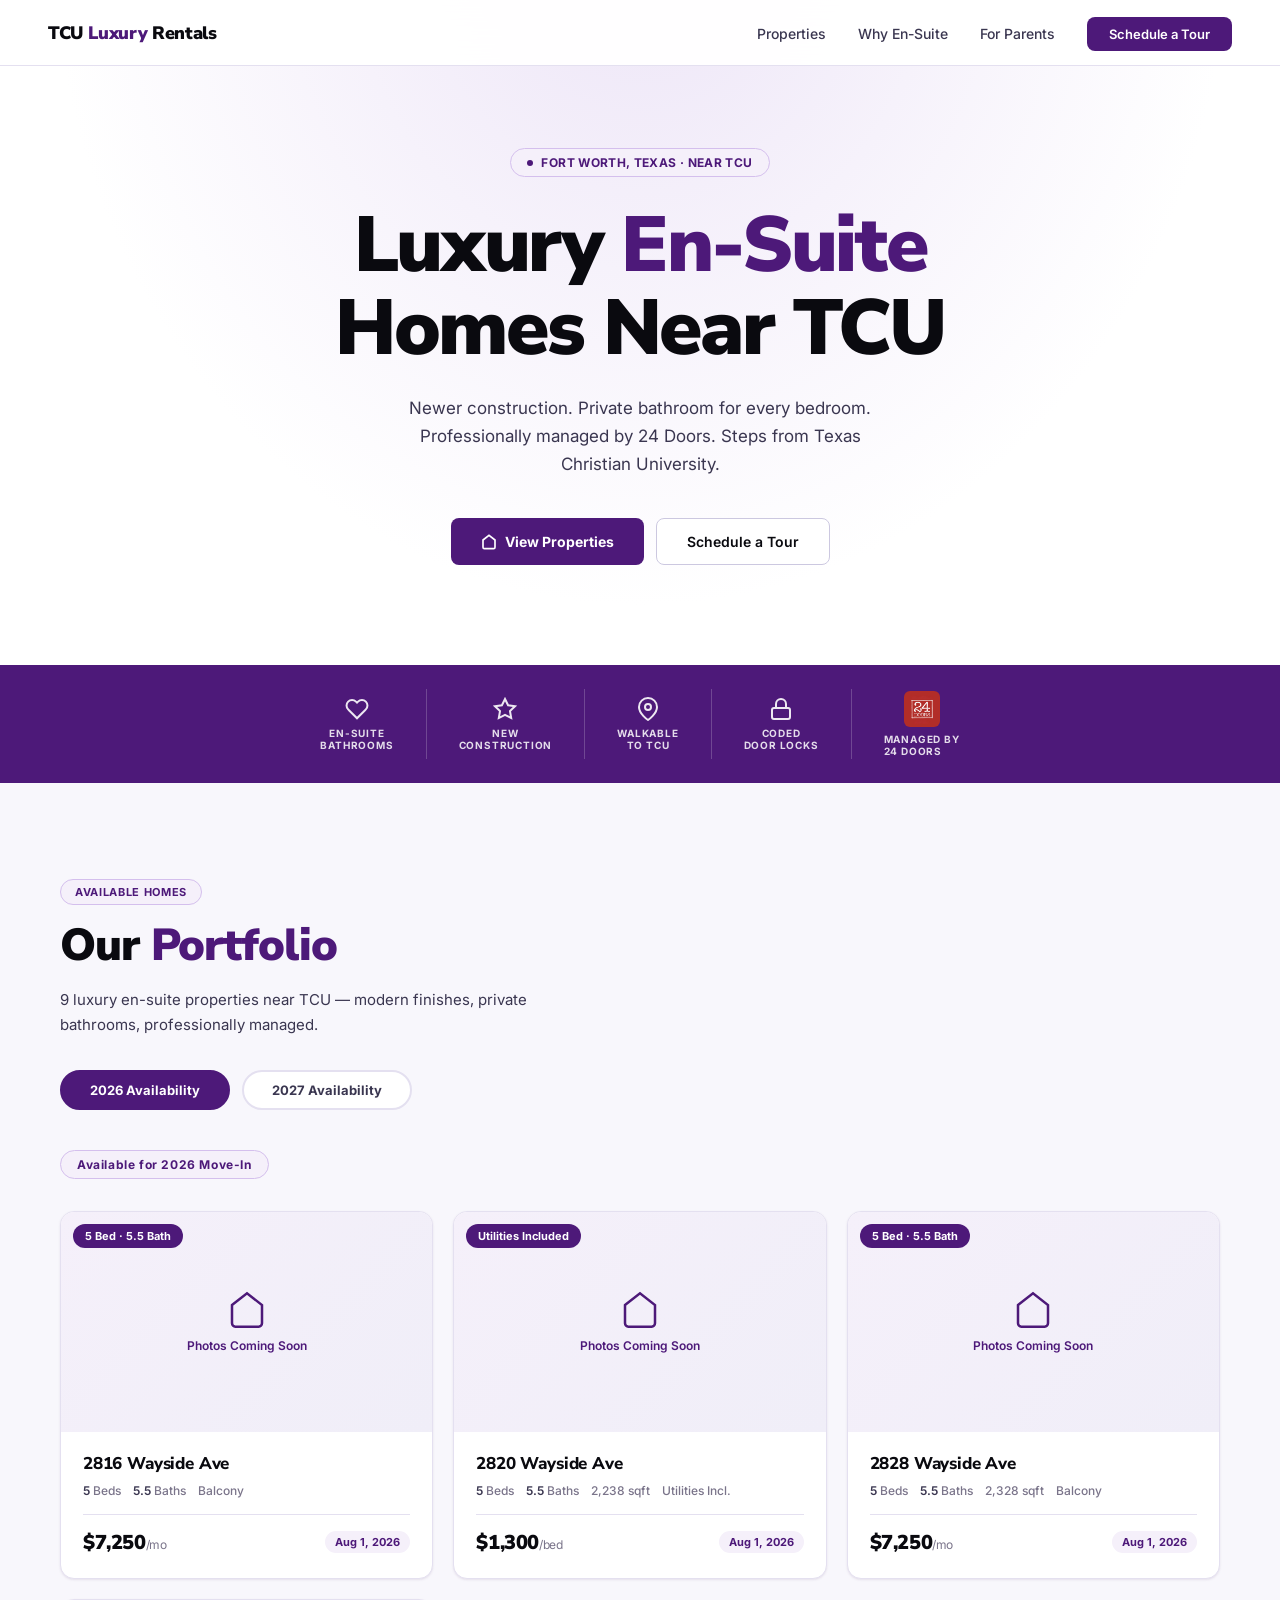
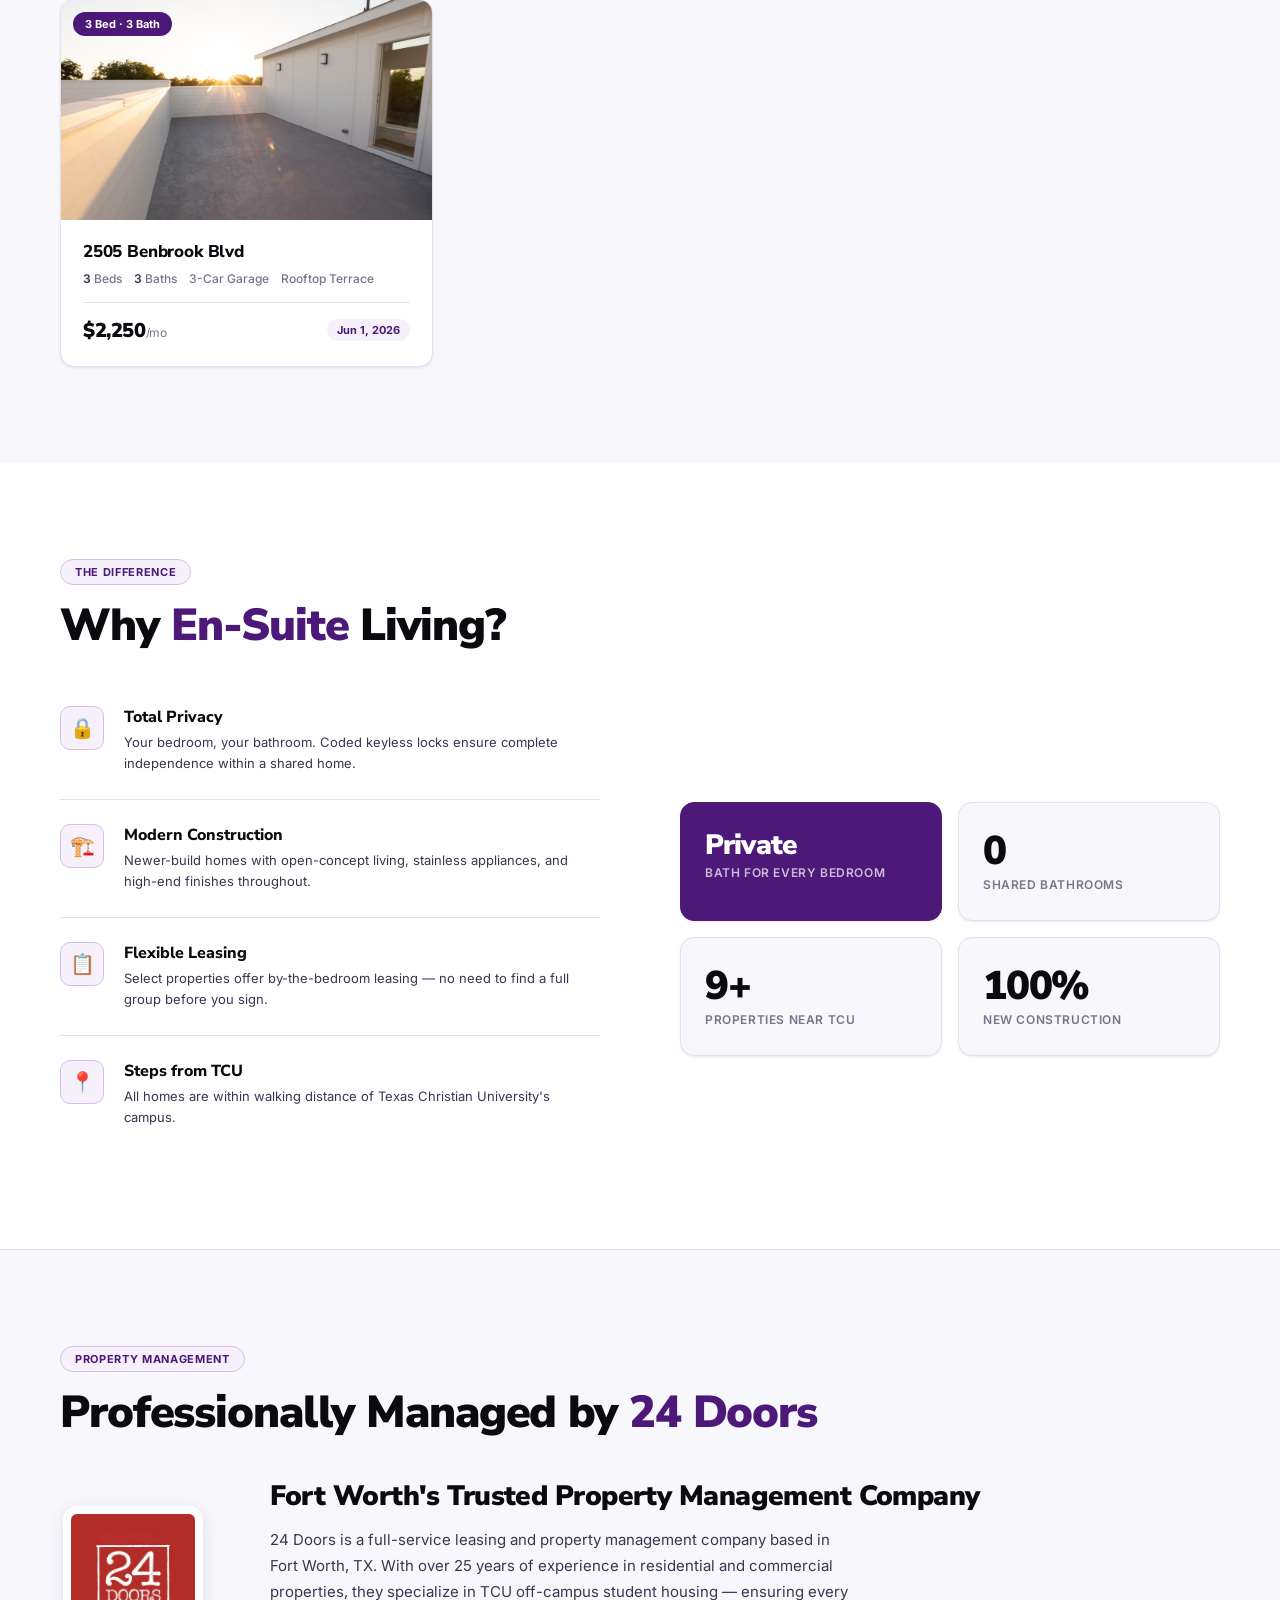
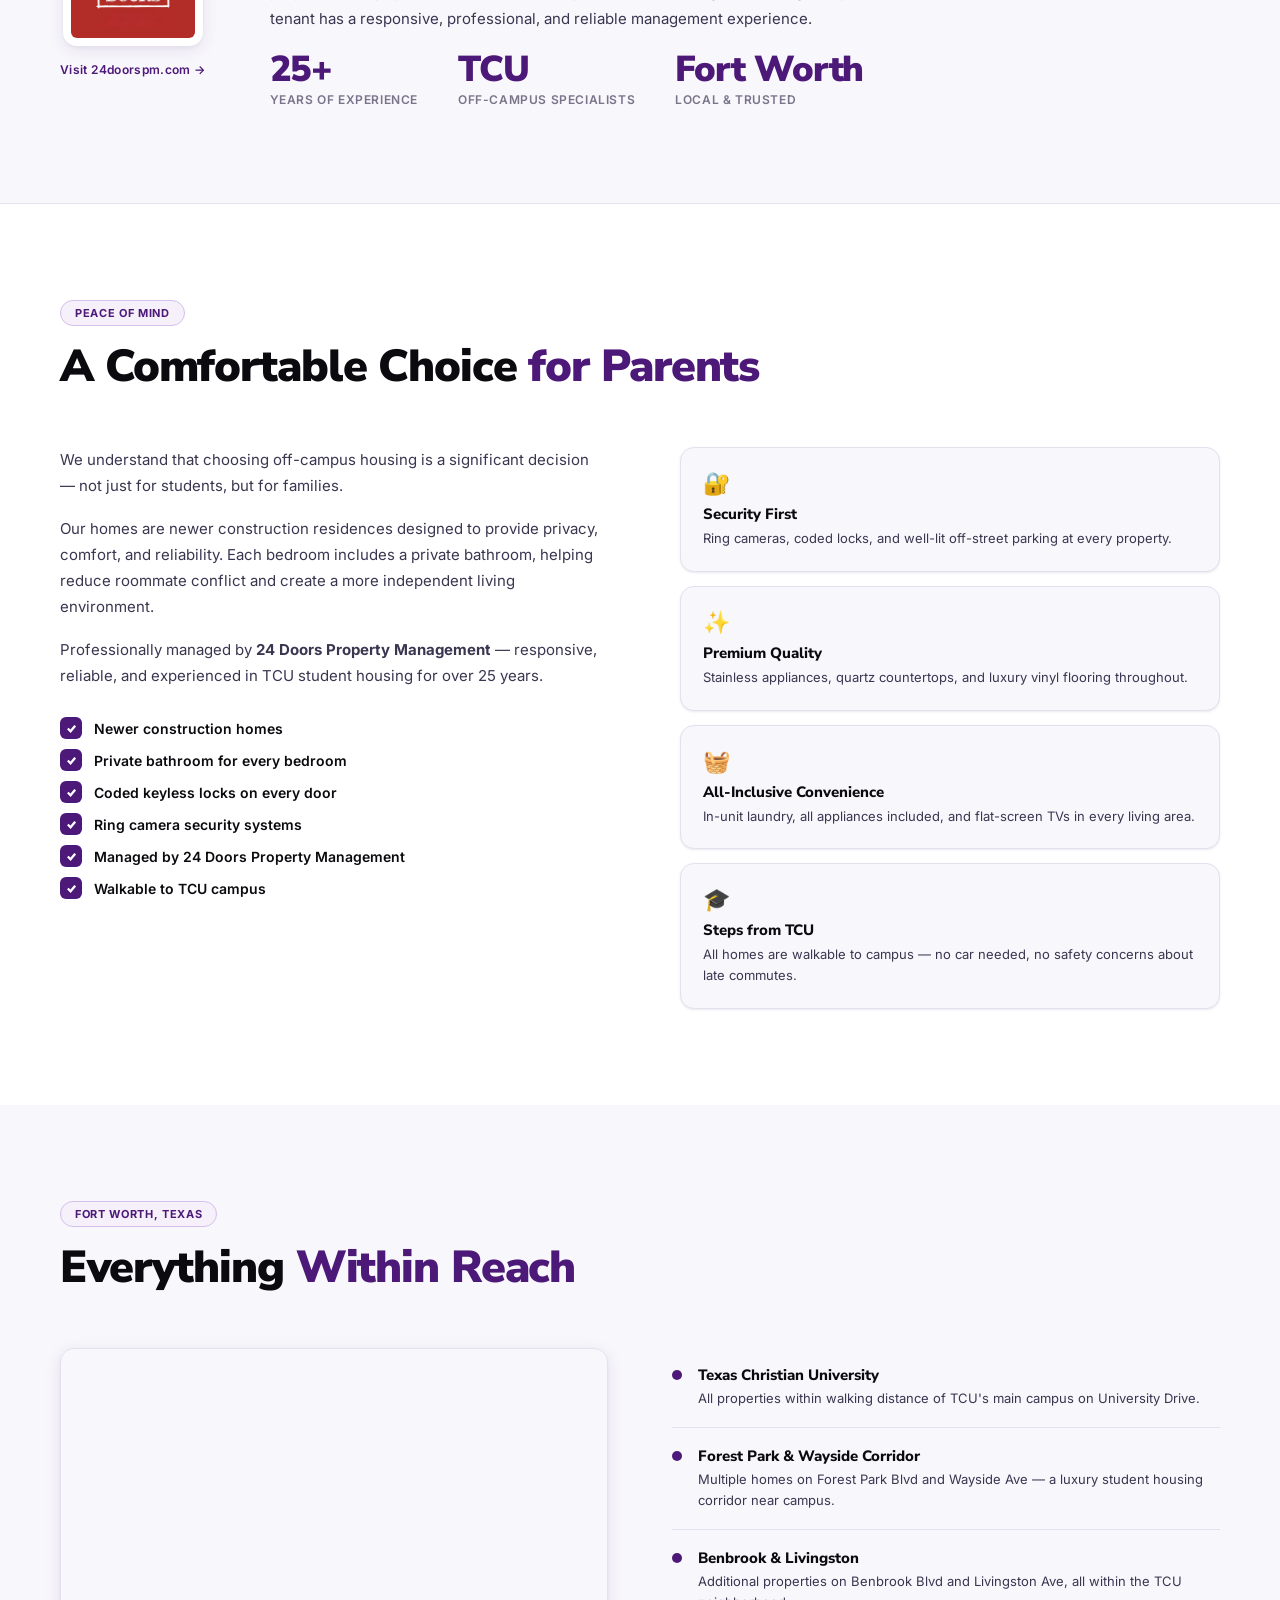
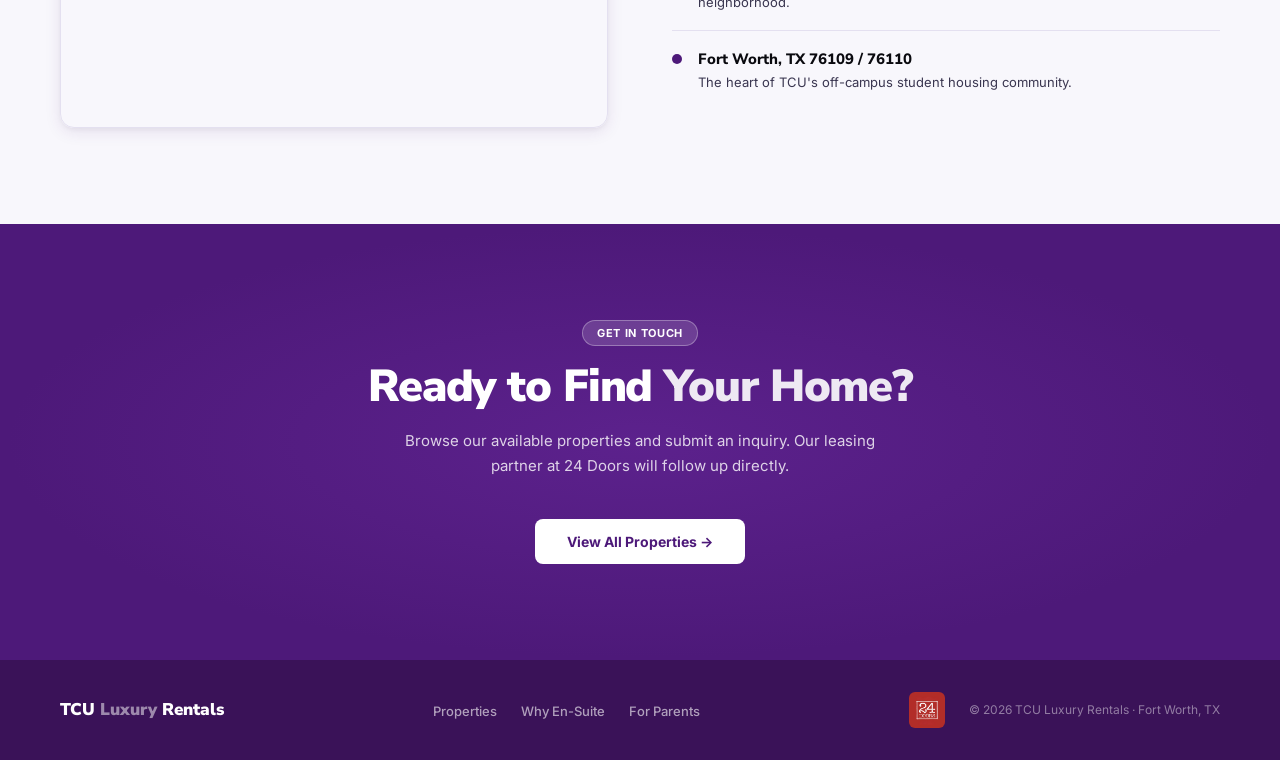
<file: index.html>
<!DOCTYPE html>
<html lang="en">
<head>
  <meta charset="UTF-8">
  <meta name="viewport" content="width=device-width, initial-scale=1.0">
  <title>TCU Luxury Rentals | Luxury En-Suite Homes Near TCU Fort Worth</title>
  <meta name="description" content="Luxury en-suite homes near Texas Christian University. Private bathrooms, new construction, professionally managed by 24 Doors. Fort Worth, TX.">
  <link rel="preconnect" href="https://fonts.googleapis.com">
  <link rel="preconnect" href="https://fonts.gstatic.com" crossorigin>
  <link href="https://fonts.googleapis.com/css2?family=Nunito+Sans:wght@300;400;600;700;800;900&family=Inter:wght@300;400;500;600&display=swap" rel="stylesheet">
  <style>
    :root{--white:#ffffff;--bg:#f8f7fc;--bg-2:#f0eef8;--border:#e4e0f0;--border-2:#ccc8e0;--text:#0a0a0f;--text-2:#3a3650;--text-3:#7a748a;--purple:#4D1979;--purple-light:#6b2aa0;--purple-dark:#3a1258;--purple-bg:#f5f0fa;--purple-bg-2:#ede5f7;--purple-border:#d4bfed;--shadow-sm:0 1px 3px rgba(77,25,121,0.06),0 1px 2px rgba(0,0,0,0.04);--shadow:0 4px 16px rgba(77,25,121,0.1),0 2px 4px rgba(0,0,0,0.04);--shadow-lg:0 12px 40px rgba(77,25,121,0.15),0 4px 12px rgba(0,0,0,0.06);--radius:14px;--radius-sm:8px}
    *{margin:0;padding:0;box-sizing:border-box}html{scroll-behavior:smooth}
    body{background:var(--white);color:var(--text);font-family:'Inter',sans-serif;font-weight:400;overflow-x:hidden;-webkit-font-smoothing:antialiased}
    nav{position:fixed;top:0;left:0;right:0;z-index:100;background:rgba(255,255,255,0.95);backdrop-filter:blur(20px);border-bottom:1px solid var(--border);padding:0 48px;height:66px;display:flex;align-items:center;justify-content:space-between}
    .nav-logo{font-family:'Nunito Sans',sans-serif;font-size:18px;font-weight:900;color:var(--text);text-decoration:none;letter-spacing:-0.02em}
    .nav-logo span{color:var(--purple)}.nav-links{display:flex;align-items:center;gap:32px;list-style:none}
    .nav-links a{color:var(--text-2);text-decoration:none;font-size:14px;font-weight:500;transition:color .2s}
    .nav-links a:hover{color:var(--purple)}.nav-cta{background:var(--purple)!important;color:white!important;padding:9px 22px!important;border-radius:var(--radius-sm)!important;font-size:13px!important;font-weight:600!important}
    .hero{padding:148px 48px 100px;text-align:center;background:var(--white);position:relative;overflow:hidden}
    .hero::before{content:'';position:absolute;top:0;left:0;right:0;height:100%;background:radial-gradient(ellipse at 50% -10%,var(--purple-bg-2) 0%,transparent 65%);pointer-events:none}
    .hero-eyebrow{display:inline-flex;align-items:center;gap:8px;background:var(--purple-bg);border:1px solid var(--purple-border);color:var(--purple);font-size:12px;font-weight:700;padding:6px 16px;border-radius:999px;margin-bottom:28px;letter-spacing:0.03em;text-transform:uppercase}
    .hero-eyebrow::before{content:'';width:6px;height:6px;background:var(--purple);border-radius:50%}
    .hero h1{font-family:'Nunito Sans',sans-serif;font-size:clamp(42px,6.5vw,78px);font-weight:900;line-height:1.06;letter-spacing:-0.03em;color:var(--text);margin-bottom:24px;max-width:820px;margin-left:auto;margin-right:auto}
    .hero h1 span{color:var(--purple)}
    .hero-sub{font-size:17px;color:var(--text-2);line-height:1.65;max-width:500px;margin:0 auto 40px}
    .hero-btns{display:flex;gap:12px;justify-content:center;flex-wrap:wrap}
    .btn-primary{display:inline-flex;align-items:center;gap:8px;background:var(--purple);color:white;padding:14px 30px;border-radius:var(--radius-sm);font-size:14px;font-weight:700;text-decoration:none;transition:all .2s;font-family:'Inter',sans-serif}
    .btn-primary:hover{background:var(--purple-light);transform:translateY(-1px);box-shadow:0 8px 24px rgba(77,25,121,0.3)}
    .btn-outline{display:inline-flex;align-items:center;background:white;color:var(--text);padding:14px 30px;border-radius:var(--radius-sm);font-size:14px;font-weight:600;text-decoration:none;border:1.5px solid var(--border-2);transition:all .2s}
    .btn-outline:hover{border-color:var(--purple);color:var(--purple);transform:translateY(-1px)}
    .trust-bar{background:var(--purple);padding:18px 48px}
    .trust-bar-inner{max-width:1160px;margin:0 auto;display:flex;align-items:center;justify-content:center;flex-wrap:wrap}
    .trust-item{display:flex;flex-direction:column;align-items:center;gap:6px;padding:8px 32px;border-right:1px solid rgba(255,255,255,0.2)}
    .trust-item:last-child{border-right:none}
    .trust-item svg{width:24px;height:24px;opacity:0.9}
    .trust-item-label{font-size:10px;font-weight:700;color:rgba(255,255,255,0.85);letter-spacing:0.08em;text-transform:uppercase;text-align:center}
    .trust-managed{display:flex;flex-direction:column;align-items:center;gap:6px;padding:8px 32px}
    .trust-managed img{height:36px;width:auto;opacity:1;border-radius:6px}
    .trust-managed-label{font-size:10px;font-weight:700;color:rgba(255,255,255,0.85);letter-spacing:0.08em;text-transform:uppercase}
    section{padding:96px 48px}.section-inner{max-width:1160px;margin:0 auto}
    .section-label{display:inline-block;font-size:11px;font-weight:700;color:var(--purple);background:var(--purple-bg);border:1px solid var(--purple-border);padding:5px 14px;border-radius:999px;margin-bottom:16px;letter-spacing:0.06em;text-transform:uppercase}
    .section-title{font-family:'Nunito Sans',sans-serif;font-size:clamp(28px,3.5vw,46px);font-weight:900;letter-spacing:-0.025em;color:var(--text);line-height:1.1;margin-bottom:16px}
    .section-title span{color:var(--purple)}.section-sub{font-size:15px;color:var(--text-2);line-height:1.7;max-width:520px}
    .year-tabs{display:flex;gap:12px;margin-bottom:40px;flex-wrap:wrap}
    .year-tab{padding:10px 28px;border-radius:999px;font-size:13px;font-weight:700;cursor:pointer;border:2px solid var(--border);background:white;color:var(--text-2);transition:all .2s;font-family:'Inter',sans-serif}
    .year-tab.active{background:var(--purple);border-color:var(--purple);color:white}
    .year-tab:hover:not(.active){border-color:var(--purple);color:var(--purple)}
    .year-section{display:none}.year-section.active{display:block}
    .year-section-header{margin-bottom:32px}
    .year-badge{background:var(--purple-bg);border:1.5px solid var(--purple-border);color:var(--purple);font-size:12px;font-weight:700;padding:6px 16px;border-radius:999px;letter-spacing:0.05em;display:inline-block}
    #properties{background:var(--bg)}
    .properties-grid{display:grid;grid-template-columns:repeat(3,1fr);gap:20px}
    .property-card{background:var(--white);border:1.5px solid var(--border);border-radius:var(--radius);overflow:hidden;text-decoration:none;display:block;transition:all .25s;box-shadow:var(--shadow-sm)}
    .property-card:hover{box-shadow:var(--shadow-lg);transform:translateY(-5px);border-color:var(--purple-border)}
    .card-img-wrap{height:220px;overflow:hidden;background:var(--bg);position:relative}
    .card-img-wrap img{width:100%;height:100%;object-fit:cover;transition:transform .5s}
    .property-card:hover .card-img-wrap img{transform:scale(1.04)}
    .card-img-placeholder{width:100%;height:100%;background:linear-gradient(135deg,var(--purple-bg) 0%,var(--bg-2) 100%);display:flex;flex-direction:column;align-items:center;justify-content:center;gap:8px}
    .card-img-placeholder span{font-size:12px;font-weight:600;color:var(--purple)}
    .card-badge{position:absolute;top:12px;left:12px;background:var(--purple);color:white;font-size:11px;font-weight:700;padding:5px 12px;border-radius:999px}
    .card-body{padding:20px 22px 22px}
    .card-address{font-family:'Nunito Sans',sans-serif;font-size:17px;font-weight:800;color:var(--text);margin-bottom:8px;letter-spacing:-0.01em}
    .card-specs{display:flex;gap:12px;margin-bottom:16px;flex-wrap:wrap}
    .card-spec{font-size:12px;color:var(--text-3);font-weight:500}
    .card-spec strong{color:var(--text-2);font-weight:600}
    .card-footer{display:flex;align-items:center;justify-content:space-between;padding-top:14px;border-top:1px solid var(--border)}
    .card-price{font-family:'Nunito Sans',sans-serif;font-size:20px;font-weight:900;color:var(--text);letter-spacing:-0.02em}
    .card-price small{font-family:'Inter',sans-serif;font-size:12px;color:var(--text-3);font-weight:400}
    .card-avail{font-size:11px;color:var(--purple);font-weight:700;background:var(--purple-bg);padding:4px 10px;border-radius:999px}
    #why{background:var(--white)}
    .why-grid{display:grid;grid-template-columns:1fr 1fr;gap:80px;align-items:center;margin-top:56px}
    .why-points{display:flex;flex-direction:column;gap:0}
    .why-point{display:flex;gap:20px;align-items:flex-start;padding:24px 0;border-bottom:1px solid var(--border)}
    .why-point:first-child{padding-top:0}.why-point:last-child{border-bottom:none}
    .why-point-icon{width:44px;height:44px;background:var(--purple-bg);border:1.5px solid var(--purple-border);border-radius:10px;display:flex;align-items:center;justify-content:center;flex-shrink:0;font-size:20px}
    .why-point-text h4{font-family:'Nunito Sans',sans-serif;font-size:16px;font-weight:800;color:var(--text);margin-bottom:4px}
    .why-point-text p{font-size:13px;color:var(--text-2);line-height:1.65}
    .why-stats{display:grid;grid-template-columns:1fr 1fr;gap:16px}
    .why-stat-card{background:var(--bg);border:1.5px solid var(--border);border-radius:var(--radius);padding:28px 24px;box-shadow:var(--shadow-sm)}
    .why-stat-card.highlight{background:var(--purple);border-color:var(--purple)}
    .why-stat-num{font-family:'Nunito Sans',sans-serif;font-size:40px;font-weight:900;letter-spacing:-0.03em;color:var(--text);line-height:1;margin-bottom:6px}
    .why-stat-card.highlight .why-stat-num{color:white;font-size:28px}
    .why-stat-label{font-size:12px;color:var(--text-3);font-weight:600;text-transform:uppercase;letter-spacing:0.05em}
    .why-stat-card.highlight .why-stat-label{color:rgba(255,255,255,0.7)}
    #managed-by{background:var(--bg);border-top:1px solid var(--border);border-bottom:1px solid var(--border)}
    .managed-grid{display:grid;grid-template-columns:auto 1fr;gap:64px;align-items:center;margin-top:40px}
    .managed-logo-wrap{display:flex;flex-direction:column;align-items:center;gap:16px}
    .managed-logo{width:140px;height:140px;border-radius:var(--radius);box-shadow:var(--shadow);object-fit:contain;background:white;padding:8px}
    .managed-visit{font-size:12px;font-weight:600;color:var(--purple);text-decoration:none;letter-spacing:0.03em}
    .managed-visit:hover{text-decoration:underline}
    .managed-content h3{font-family:'Nunito Sans',sans-serif;font-size:28px;font-weight:900;color:var(--text);margin-bottom:12px;letter-spacing:-0.02em}
    .managed-content p{font-size:15px;color:var(--text-2);line-height:1.75;margin-bottom:20px;max-width:580px}
    .managed-stats{display:flex;gap:40px;flex-wrap:wrap}
    .managed-stat-num{font-family:'Nunito Sans',sans-serif;font-size:36px;font-weight:900;color:var(--purple);letter-spacing:-0.03em;line-height:1}
    .managed-stat-label{font-size:12px;color:var(--text-3);font-weight:600;text-transform:uppercase;letter-spacing:0.05em;margin-top:4px}
    #parents{background:var(--white)}
    .parents-grid{display:grid;grid-template-columns:1fr 1fr;gap:80px;align-items:start;margin-top:56px}
    .parents-copy p{font-size:15px;color:var(--text-2);line-height:1.75;margin-bottom:16px}
    .parents-checklist{list-style:none;display:flex;flex-direction:column;gap:10px;margin-top:28px}
    .parents-checklist li{display:flex;align-items:center;gap:12px;font-size:14px;font-weight:600;color:var(--text)}
    .check-icon{width:22px;height:22px;background:var(--purple);border-radius:6px;display:flex;align-items:center;justify-content:center;flex-shrink:0}
    .check-icon svg{width:11px;height:11px;color:white}
    .parents-right{display:flex;flex-direction:column;gap:14px}
    .highlight-card{background:var(--bg);border:1.5px solid var(--border);border-radius:var(--radius);padding:22px;transition:all .2s;box-shadow:var(--shadow-sm)}
    .highlight-card:hover{box-shadow:var(--shadow);border-color:var(--purple-border);transform:translateY(-2px)}
    .highlight-card-icon{font-size:22px;margin-bottom:8px;display:block}
    .highlight-card h4{font-family:'Nunito Sans',sans-serif;font-size:15px;font-weight:800;color:var(--text);margin-bottom:4px}
    .highlight-card p{font-size:13px;color:var(--text-2);line-height:1.6}
    #location{background:var(--bg)}
    .location-grid{display:grid;grid-template-columns:1fr 1fr;gap:64px;align-items:center;margin-top:56px}
    .location-map{height:380px;border-radius:var(--radius);overflow:hidden;border:1.5px solid var(--border);box-shadow:var(--shadow)}
    .location-map iframe{width:100%;height:100%;border:none}
    .location-points{display:flex;flex-direction:column}
    .location-point{display:flex;gap:16px;align-items:flex-start;padding:18px 0;border-bottom:1px solid var(--border)}
    .location-point:first-child{padding-top:0}.location-point:last-child{border-bottom:none}
    .location-dot{width:10px;height:10px;background:var(--purple);border-radius:50%;margin-top:5px;flex-shrink:0}
    .location-point h4{font-family:'Nunito Sans',sans-serif;font-size:15px;font-weight:800;color:var(--text);margin-bottom:3px}
    .location-point p{font-size:13px;color:var(--text-2);line-height:1.6}
    #contact{background:var(--purple);padding:96px 48px;text-align:center;position:relative;overflow:hidden}
    #contact::before{content:'';position:absolute;inset:0;background:radial-gradient(ellipse at center,rgba(107,42,160,0.5) 0%,transparent 70%)}
    #contact .section-inner{position:relative;z-index:1}
    #contact .section-label{background:rgba(255,255,255,0.15);border-color:rgba(255,255,255,0.3);color:white}
    #contact .section-title{color:white}
    #contact .section-sub{color:rgba(255,255,255,0.8);margin:0 auto 40px;text-align:center}
    .btn-white{display:inline-flex;align-items:center;gap:8px;background:white;color:var(--purple);padding:14px 32px;border-radius:var(--radius-sm);font-size:14px;font-weight:700;text-decoration:none;transition:all .2s;font-family:'Inter',sans-serif}
    .btn-white:hover{transform:translateY(-2px);box-shadow:0 8px 32px rgba(0,0,0,0.2)}
    footer{background:var(--purple-dark);padding:32px 48px}
    .footer-inner{max-width:1160px;margin:0 auto;display:flex;align-items:center;justify-content:space-between;flex-wrap:wrap;gap:16px}
    .footer-logo{font-family:'Nunito Sans',sans-serif;font-size:17px;font-weight:900;color:white}
    .footer-logo span{color:rgba(255,255,255,0.5)}
    .footer-right{display:flex;align-items:center;gap:24px}
    .footer-24doors{height:36px;width:auto;opacity:1;border-radius:6px}
    .footer-copy{font-size:12px;color:rgba(255,255,255,0.45)}
    .footer-links{display:flex;gap:24px;list-style:none}
    .footer-links a{font-size:13px;color:rgba(255,255,255,0.6);text-decoration:none;font-weight:500}
    .footer-links a:hover{color:white}
    .sticky-cta{display:none;position:fixed;bottom:16px;left:16px;right:16px;z-index:99;background:var(--purple);color:white;text-align:center;padding:15px;border-radius:var(--radius-sm);font-size:14px;font-weight:700;text-decoration:none;box-shadow:0 8px 24px rgba(77,25,121,0.4);font-family:'Inter',sans-serif}
    @media(max-width:1024px){.properties-grid{grid-template-columns:repeat(2,1fr)}}
    @media(max-width:768px){nav{padding:0 20px}.nav-links{display:none}section{padding:64px 20px}.hero{padding:110px 20px 72px}.trust-bar{padding:16px 20px}.trust-bar-inner{gap:0}.trust-item{padding:8px 16px}.properties-grid{grid-template-columns:1fr;gap:16px}.why-grid,.parents-grid,.location-grid,.managed-grid{grid-template-columns:1fr;gap:40px}.why-stats{grid-template-columns:1fr 1fr}footer{padding:28px 20px}.footer-inner{flex-direction:column;gap:12px}.footer-links{display:none}.sticky-cta{display:block}#contact{padding:72px 20px}}
    @media(max-width:480px){.hero h1{font-size:38px}.hero-btns{flex-direction:column;align-items:center}.why-stats{grid-template-columns:1fr}}
    @keyframes fadeUp{from{opacity:0;transform:translateY(16px)}to{opacity:1;transform:translateY(0)}}
    .hero-content-wrap{animation:fadeUp 0.7s ease forwards}
  </style>
</head>
<body>
  <nav>
    <a href="index.html" class="nav-logo">TCU <span>Luxury</span> Rentals</a>
    <ul class="nav-links">
      <li><a href="#properties">Properties</a></li>
      <li><a href="#why">Why En-Suite</a></li>
      <li><a href="#parents">For Parents</a></li>
      <li><a href="#contact" class="nav-cta">Schedule a Tour</a></li>
    </ul>
  </nav>

  <section class="hero">
    <div class="hero-content-wrap">
      <div class="hero-eyebrow">Fort Worth, Texas &middot; Near TCU</div>
      <h1>Luxury <span>En-Suite</span><br>Homes Near TCU</h1>
      <p class="hero-sub">Newer construction. Private bathroom for every bedroom. Professionally managed by 24 Doors. Steps from Texas Christian University.</p>
      <div class="hero-btns">
        <a href="#properties" class="btn-primary"><svg width="16" height="16" viewBox="0 0 24 24" fill="none" stroke="currentColor" stroke-width="2.5"><path d="M3 9l9-7 9 7v11a2 2 0 01-2 2H5a2 2 0 01-2-2z"/></svg>View Properties</a>
        <a href="#contact" class="btn-outline">Schedule a Tour</a>
      </div>
    </div>
  </section>

  <div class="trust-bar">
    <div class="trust-bar-inner">
      <div class="trust-item"><svg viewBox="0 0 24 24" fill="none" stroke="white" stroke-width="2"><path d="M20.84 4.61a5.5 5.5 0 00-7.78 0L12 5.67l-1.06-1.06a5.5 5.5 0 00-7.78 7.78l1.06 1.06L12 21.23l7.78-7.78 1.06-1.06a5.5 5.5 0 000-7.78z"/></svg><div class="trust-item-label">En-Suite<br>Bathrooms</div></div>
      <div class="trust-item"><svg viewBox="0 0 24 24" fill="none" stroke="white" stroke-width="2"><polygon points="12,2 15.09,8.26 22,9.27 17,14.14 18.18,21.02 12,17.77 5.82,21.02 7,14.14 2,9.27 8.91,8.26"/></svg><div class="trust-item-label">New<br>Construction</div></div>
      <div class="trust-item"><svg viewBox="0 0 24 24" fill="none" stroke="white" stroke-width="2"><path d="M21 10c0 7-9 13-9 13s-9-6-9-13a9 9 0 0118 0z"/><circle cx="12" cy="10" r="3"/></svg><div class="trust-item-label">Walkable<br>to TCU</div></div>
      <div class="trust-item"><svg viewBox="0 0 24 24" fill="none" stroke="white" stroke-width="2"><rect x="3" y="11" width="18" height="11" rx="2" ry="2"/><path d="M7 11V7a5 5 0 0110 0v4"/></svg><div class="trust-item-label">Coded<br>Door Locks</div></div>
      <div class="trust-managed"><img src="images/24doors-logo.png" alt="24 Doors Property Management"><div class="trust-managed-label">Managed by<br>24 Doors</div></div>
    </div>
  </div>

  <section id="properties">
    <div class="section-inner">
      <span class="section-label">Available Homes</span>
      <h2 class="section-title">Our <span>Portfolio</span></h2>
      <p class="section-sub" style="margin-bottom:32px">9 luxury en-suite properties near TCU &mdash; modern finishes, private bathrooms, professionally managed.</p>
      <div class="year-tabs">
        <button class="year-tab active" onclick="showYear('2026',this)">2026 Availability</button>
        <button class="year-tab" onclick="showYear('2027',this)">2027 Availability</button>
      </div>

      <div class="year-section active" id="year-2026">
        <div class="year-section-header"><span class="year-badge">Available for 2026 Move-In</span></div>
        <div class="properties-grid">
          <a href="properties/2816-wayside.html" class="property-card"><div class="card-img-wrap"><div class="card-img-placeholder"><svg width="40" height="40" viewBox="0 0 24 24" fill="none" stroke="#4D1979" stroke-width="1.5"><path d="M3 9l9-7 9 7v11a2 2 0 01-2 2H5a2 2 0 01-2-2z"/></svg><span>Photos Coming Soon</span></div><div class="card-badge">5 Bed &middot; 5.5 Bath</div></div><div class="card-body"><div class="card-address">2816 Wayside Ave</div><div class="card-specs"><div class="card-spec"><strong>5</strong> Beds</div><div class="card-spec"><strong>5.5</strong> Baths</div><div class="card-spec">Balcony</div></div><div class="card-footer"><div class="card-price">$7,250<small>/mo</small></div><div class="card-avail">Aug 1, 2026</div></div></div></a>
          <a href="properties/2820-wayside.html" class="property-card"><div class="card-img-wrap"><div class="card-img-placeholder"><svg width="40" height="40" viewBox="0 0 24 24" fill="none" stroke="#4D1979" stroke-width="1.5"><path d="M3 9l9-7 9 7v11a2 2 0 01-2 2H5a2 2 0 01-2-2z"/></svg><span>Photos Coming Soon</span></div><div class="card-badge">Utilities Included</div></div><div class="card-body"><div class="card-address">2820 Wayside Ave</div><div class="card-specs"><div class="card-spec"><strong>5</strong> Beds</div><div class="card-spec"><strong>5.5</strong> Baths</div><div class="card-spec">2,238 sqft</div><div class="card-spec">Utilities Incl.</div></div><div class="card-footer"><div class="card-price">$1,300<small>/bed</small></div><div class="card-avail">Aug 1, 2026</div></div></div></a>
          <a href="properties/2828-wayside.html" class="property-card"><div class="card-img-wrap"><div class="card-img-placeholder"><svg width="40" height="40" viewBox="0 0 24 24" fill="none" stroke="#4D1979" stroke-width="1.5"><path d="M3 9l9-7 9 7v11a2 2 0 01-2 2H5a2 2 0 01-2-2z"/></svg><span>Photos Coming Soon</span></div><div class="card-badge">5 Bed &middot; 5.5 Bath</div></div><div class="card-body"><div class="card-address">2828 Wayside Ave</div><div class="card-specs"><div class="card-spec"><strong>5</strong> Beds</div><div class="card-spec"><strong>5.5</strong> Baths</div><div class="card-spec">2,328 sqft</div><div class="card-spec">Balcony</div></div><div class="card-footer"><div class="card-price">$7,250<small>/mo</small></div><div class="card-avail">Aug 1, 2026</div></div></div></a>
          <a href="properties/2505-benbrook-blvd.html" class="property-card"><div class="card-img-wrap"><img src="images/2505-benbrook-blvd/kitchen-2.jpg" alt="2505 Benbrook" loading="lazy"><div class="card-badge">3 Bed &middot; 3 Bath</div></div><div class="card-body"><div class="card-address">2505 Benbrook Blvd</div><div class="card-specs"><div class="card-spec"><strong>3</strong> Beds</div><div class="card-spec"><strong>3</strong> Baths</div><div class="card-spec">3-Car Garage</div><div class="card-spec">Rooftop Terrace</div></div><div class="card-footer"><div class="card-price">$2,250<small>/mo</small></div><div class="card-avail">Jun 1, 2026</div></div></div></a>
        </div>
      </div>

      <div class="year-section" id="year-2027">
        <div class="year-section-header"><span class="year-badge">Available for 2027 Move-In</span></div>
        <div class="properties-grid">
          <a href="properties/3214-forest-park.html" class="property-card"><div class="card-img-wrap"><img src="images/3212-forest-park/living-1.jpg" alt="3214 Forest Park" loading="lazy"><div class="card-badge">5 Bed &middot; 5.5 Bath</div></div><div class="card-body"><div class="card-address">3214 Forest Park Blvd</div><div class="card-specs"><div class="card-spec"><strong>5</strong> Beds</div><div class="card-spec"><strong>5.5</strong> Baths</div><div class="card-spec">Rooftop Deck</div><div class="card-spec">4 Stories</div></div><div class="card-footer"><div class="card-price">$7,250<small>/mo</small></div><div class="card-avail">2027</div></div></div></a>
          <a href="properties/2400-benbrook-dr.html" class="property-card"><div class="card-img-wrap"><img src="images/2400-benbrook-dr/exterior-aerial-2.jpg" alt="2400 Benbrook" loading="lazy"><div class="card-badge">6 Bed &middot; 6.5 Bath</div></div><div class="card-body"><div class="card-address">2400 Benbrook Dr</div><div class="card-specs"><div class="card-spec"><strong>6</strong> Beds</div><div class="card-spec"><strong>6.5</strong> Baths</div><div class="card-spec">2,334 sqft</div><div class="card-spec">Rooftop Deck</div></div><div class="card-footer"><div class="card-price">$8,700<small>/mo</small></div><div class="card-avail">2027</div></div></div></a>
          <a href="properties/2824-wayside.html" class="property-card"><div class="card-img-wrap"><div class="card-img-placeholder"><svg width="40" height="40" viewBox="0 0 24 24" fill="none" stroke="#4D1979" stroke-width="1.5"><path d="M3 9l9-7 9 7v11a2 2 0 01-2 2H5a2 2 0 01-2-2z"/></svg><span>Photos Coming Soon</span></div><div class="card-badge">5 Bed &middot; 5.5 Bath</div></div><div class="card-body"><div class="card-address">2824 Wayside Ave</div><div class="card-specs"><div class="card-spec"><strong>5</strong> Beds</div><div class="card-spec"><strong>5.5</strong> Baths</div><div class="card-spec">2,328 sqft</div></div><div class="card-footer"><div class="card-price">$7,250<small>/mo</small></div><div class="card-avail">Jun 15, 2027</div></div></div></a>
          <a href="properties/2509-benbrook-blvd.html" class="property-card"><div class="card-img-wrap"><img src="images/2509-benbrook-blvd/exterior.webp" alt="2509 Benbrook" loading="lazy"><div class="card-badge">3 Bed &middot; 3 Bath</div></div><div class="card-body"><div class="card-address">2509 Benbrook Blvd</div><div class="card-specs"><div class="card-spec"><strong>3</strong> Beds</div><div class="card-spec"><strong>3</strong> Baths</div><div class="card-spec">3-Car Garage</div><div class="card-spec">Rooftop Terrace</div></div><div class="card-footer"><div class="card-price">$3,900<small>/mo</small></div><div class="card-avail">Jun 15, 2027</div></div></div></a>
          <a href="properties/2900-livingston.html" class="property-card"><div class="card-img-wrap"><img src="images/2900-livingston/exterior-render.webp" alt="2900 Livingston" loading="lazy"><div class="card-badge">5 Bed &middot; 5.5 Bath</div></div><div class="card-body"><div class="card-address">2900 Livingston Ave</div><div class="card-specs"><div class="card-spec"><strong>5</strong> Beds</div><div class="card-spec"><strong>5.5</strong> Baths</div><div class="card-spec">Single Family</div><div class="card-spec">Backyard</div></div><div class="card-footer"><div class="card-price">$7,500<small>/mo</small></div><div class="card-avail">Jun 15, 2027</div></div></div></a>
        </div>
      </div>
    </div>
  </section>

  <section id="why">
    <div class="section-inner">
      <span class="section-label">The Difference</span>
      <h2 class="section-title">Why <span>En-Suite</span> Living?</h2>
      <div class="why-grid">
        <div class="why-points">
          <div class="why-point"><div class="why-point-icon">🔒</div><div class="why-point-text"><h4>Total Privacy</h4><p>Your bedroom, your bathroom. Coded keyless locks ensure complete independence within a shared home.</p></div></div>
          <div class="why-point"><div class="why-point-icon">🏗️</div><div class="why-point-text"><h4>Modern Construction</h4><p>Newer-build homes with open-concept living, stainless appliances, and high-end finishes throughout.</p></div></div>
          <div class="why-point"><div class="why-point-icon">📋</div><div class="why-point-text"><h4>Flexible Leasing</h4><p>Select properties offer by-the-bedroom leasing &mdash; no need to find a full group before you sign.</p></div></div>
          <div class="why-point"><div class="why-point-icon">📍</div><div class="why-point-text"><h4>Steps from TCU</h4><p>All homes are within walking distance of Texas Christian University's campus.</p></div></div>
        </div>
        <div class="why-stats">
          <div class="why-stat-card highlight"><div class="why-stat-num">Private</div><div class="why-stat-label">Bath for Every Bedroom</div></div>
          <div class="why-stat-card"><div class="why-stat-num">0</div><div class="why-stat-label">Shared Bathrooms</div></div>
          <div class="why-stat-card"><div class="why-stat-num">9+</div><div class="why-stat-label">Properties Near TCU</div></div>
          <div class="why-stat-card"><div class="why-stat-num">100%</div><div class="why-stat-label">New Construction</div></div>
        </div>
      </div>
    </div>
  </section>

  <section id="managed-by">
    <div class="section-inner">
      <span class="section-label">Property Management</span>
      <h2 class="section-title">Professionally Managed by <span>24 Doors</span></h2>
      <div class="managed-grid">
        <div class="managed-logo-wrap">
          <img src="images/24doors-logo.png" alt="24 Doors Property Management" class="managed-logo">
          <a href="https://24doorspm.com" target="_blank" class="managed-visit">Visit 24doorspm.com &rarr;</a>
        </div>
        <div class="managed-content">
          <h3>Fort Worth's Trusted Property Management Company</h3>
          <p>24 Doors is a full-service leasing and property management company based in Fort Worth, TX. With over 25 years of experience in residential and commercial properties, they specialize in TCU off-campus student housing &mdash; ensuring every tenant has a responsive, professional, and reliable management experience.</p>
          <div class="managed-stats">
            <div><div class="managed-stat-num">25+</div><div class="managed-stat-label">Years of Experience</div></div>
            <div><div class="managed-stat-num">TCU</div><div class="managed-stat-label">Off-Campus Specialists</div></div>
            <div><div class="managed-stat-num">Fort Worth</div><div class="managed-stat-label">Local &amp; Trusted</div></div>
          </div>
        </div>
      </div>
    </div>
  </section>

  <section id="parents">
    <div class="section-inner">
      <span class="section-label">Peace of Mind</span>
      <h2 class="section-title">A Comfortable Choice <span>for Parents</span></h2>
      <div class="parents-grid">
        <div>
          <div class="parents-copy">
            <p>We understand that choosing off-campus housing is a significant decision &mdash; not just for students, but for families.</p>
            <p>Our homes are newer construction residences designed to provide privacy, comfort, and reliability. Each bedroom includes a private bathroom, helping reduce roommate conflict and create a more independent living environment.</p>
            <p>Professionally managed by <strong>24 Doors Property Management</strong> &mdash; responsive, reliable, and experienced in TCU student housing for over 25 years.</p>
          </div>
          <ul class="parents-checklist">
            <li><div class="check-icon"><svg viewBox="0 0 12 12" fill="none" stroke="currentColor" stroke-width="2.5"><polyline points="2,6 5,9 10,3"/></svg></div>Newer construction homes</li>
            <li><div class="check-icon"><svg viewBox="0 0 12 12" fill="none" stroke="currentColor" stroke-width="2.5"><polyline points="2,6 5,9 10,3"/></svg></div>Private bathroom for every bedroom</li>
            <li><div class="check-icon"><svg viewBox="0 0 12 12" fill="none" stroke="currentColor" stroke-width="2.5"><polyline points="2,6 5,9 10,3"/></svg></div>Coded keyless locks on every door</li>
            <li><div class="check-icon"><svg viewBox="0 0 12 12" fill="none" stroke="currentColor" stroke-width="2.5"><polyline points="2,6 5,9 10,3"/></svg></div>Ring camera security systems</li>
            <li><div class="check-icon"><svg viewBox="0 0 12 12" fill="none" stroke="currentColor" stroke-width="2.5"><polyline points="2,6 5,9 10,3"/></svg></div>Managed by 24 Doors Property Management</li>
            <li><div class="check-icon"><svg viewBox="0 0 12 12" fill="none" stroke="currentColor" stroke-width="2.5"><polyline points="2,6 5,9 10,3"/></svg></div>Walkable to TCU campus</li>
          </ul>
        </div>
        <div class="parents-right">
          <div class="highlight-card"><span class="highlight-card-icon">🔐</span><h4>Security First</h4><p>Ring cameras, coded locks, and well-lit off-street parking at every property.</p></div>
          <div class="highlight-card"><span class="highlight-card-icon">✨</span><h4>Premium Quality</h4><p>Stainless appliances, quartz countertops, and luxury vinyl flooring throughout.</p></div>
          <div class="highlight-card"><span class="highlight-card-icon">🧺</span><h4>All-Inclusive Convenience</h4><p>In-unit laundry, all appliances included, and flat-screen TVs in every living area.</p></div>
          <div class="highlight-card"><span class="highlight-card-icon">🎓</span><h4>Steps from TCU</h4><p>All homes are walkable to campus &mdash; no car needed, no safety concerns about late commutes.</p></div>
        </div>
      </div>
    </div>
  </section>

  <section id="location">
    <div class="section-inner">
      <span class="section-label">Fort Worth, Texas</span>
      <h2 class="section-title">Everything <span>Within Reach</span></h2>
      <div class="location-grid">
        <div class="location-map"><iframe src="https://www.google.com/maps/embed?pb=!1m14!1m12!1m3!1d6706.75!2d-97.3657!3d32.7093!2m3!1f0!2f0!3f0!3m2!1i1024!2i768!4f13.1!5e0!3m2!1sen!2sus!4v1" allowfullscreen="" loading="lazy" referrerpolicy="no-referrer-when-downgrade"></iframe></div>
        <div class="location-points">
          <div class="location-point"><div class="location-dot"></div><div><h4>Texas Christian University</h4><p>All properties within walking distance of TCU's main campus on University Drive.</p></div></div>
          <div class="location-point"><div class="location-dot"></div><div><h4>Forest Park &amp; Wayside Corridor</h4><p>Multiple homes on Forest Park Blvd and Wayside Ave &mdash; a luxury student housing corridor near campus.</p></div></div>
          <div class="location-point"><div class="location-dot"></div><div><h4>Benbrook &amp; Livingston</h4><p>Additional properties on Benbrook Blvd and Livingston Ave, all within the TCU neighborhood.</p></div></div>
          <div class="location-point"><div class="location-dot"></div><div><h4>Fort Worth, TX 76109 / 76110</h4><p>The heart of TCU's off-campus student housing community.</p></div></div>
        </div>
      </div>
    </div>
  </section>

  <section id="contact">
    <div class="section-inner">
      <span class="section-label">Get in Touch</span>
      <h2 class="section-title">Ready to Find <span style="color:rgba(255,255,255,0.9)">Your Home?</span></h2>
      <p class="section-sub">Browse our available properties and submit an inquiry. Our leasing partner at 24 Doors will follow up directly.</p>
      <a href="#properties" class="btn-white">View All Properties &rarr;</a>
    </div>
  </section>

  <footer>
    <div class="footer-inner">
      <div class="footer-logo">TCU <span>Luxury</span> Rentals</div>
      <ul class="footer-links"><li><a href="#properties">Properties</a></li><li><a href="#why">Why En-Suite</a></li><li><a href="#parents">For Parents</a></li></ul>
      <div class="footer-right">
        <img src="images/24doors-logo.png" alt="24 Doors" class="footer-24doors">
        <p class="footer-copy">&copy; 2026 TCU Luxury Rentals &middot; Fort Worth, TX</p>
      </div>
    </div>
  </footer>

  <a href="#properties" class="sticky-cta">View Properties &amp; Schedule a Tour</a>

  <script>
    function showYear(year, btn) {
      document.querySelectorAll('.year-section').forEach(s => s.classList.remove('active'));
      document.querySelectorAll('.year-tab').forEach(t => t.classList.remove('active'));
      document.getElementById('year-' + year).classList.add('active');
      btn.classList.add('active');
    }
    const cards = document.querySelectorAll('.property-card');
    const observer = new IntersectionObserver((entries) => {
      entries.forEach((entry, i) => {
        if (entry.isIntersecting) {
          setTimeout(() => { entry.target.style.opacity='1'; entry.target.style.transform='translateY(0)'; }, i * 60);
          observer.unobserve(entry.target);
        }
      });
    }, { threshold: 0.08 });
    cards.forEach(card => {
      card.style.opacity='0'; card.style.transform='translateY(12px)';
      card.style.transition='opacity 0.45s ease, transform 0.45s ease, box-shadow 0.25s, border-color 0.25s';
      observer.observe(card);
    });
  </script>
</body>
</html>
</file>
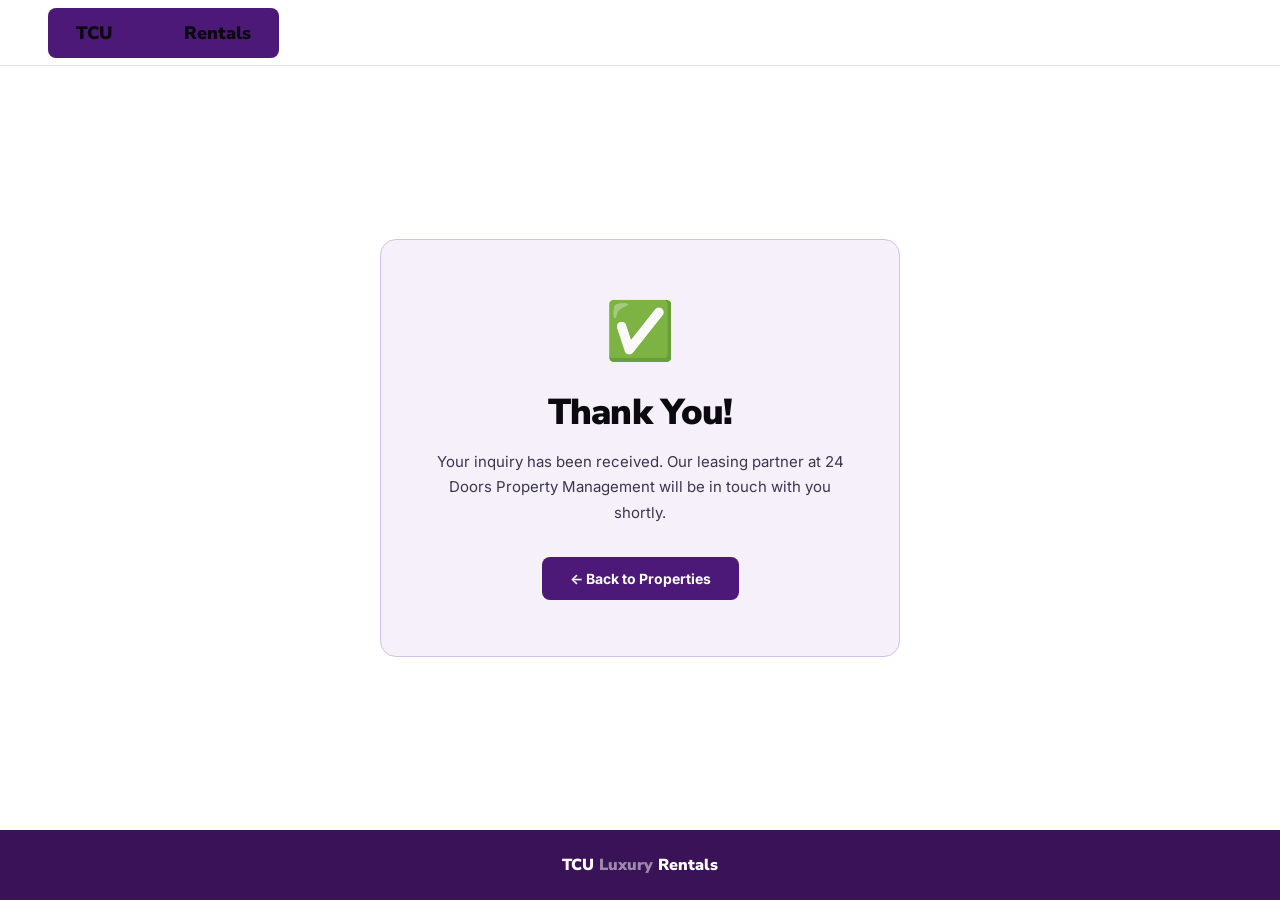
<file: thank-you.html>
<!DOCTYPE html>
<html lang="en">
<head>
  <meta charset="UTF-8">
  <meta name="viewport" content="width=device-width, initial-scale=1.0">
  <title>Thank You | TCU Luxury Rentals</title>
  <link rel="preconnect" href="https://fonts.googleapis.com">
  <link href="https://fonts.googleapis.com/css2?family=Nunito+Sans:wght@400;600;700;800;900&family=Inter:wght@300;400;500;600&display=swap" rel="stylesheet">
  <style>
    :root { --purple: #4D1979; --purple-bg: #f5f0fa; --purple-border: #d4bfed; --text: #0a0a0f; --text-2: #3a3650; --border: #e4e0f0; }
    * { margin: 0; padding: 0; box-sizing: border-box; }
    body { background: #fff; font-family: 'Inter', sans-serif; min-height: 100vh; display: flex; flex-direction: column; }
    nav { background: rgba(255,255,255,0.95); border-bottom: 1px solid var(--border); padding: 0 48px; height: 66px; display: flex; align-items: center; }
    .nav-logo { font-family: 'Nunito Sans', sans-serif; font-size: 18px; font-weight: 900; color: var(--text); text-decoration: none; }
    .nav-logo span { color: var(--purple); }
    .main { flex: 1; display: flex; align-items: center; justify-content: center; padding: 48px 24px; }
    .card { background: var(--purple-bg); border: 1.5px solid var(--purple-border); border-radius: 16px; padding: 56px 48px; text-align: center; max-width: 520px; width: 100%; }
    .icon { font-size: 56px; margin-bottom: 24px; display: block; }
    h1 { font-family: 'Nunito Sans', sans-serif; font-size: 36px; font-weight: 900; color: var(--text); margin-bottom: 12px; letter-spacing: -0.02em; }
    p { font-size: 15px; color: var(--text-2); line-height: 1.7; margin-bottom: 32px; }
    a { display: inline-block; background: var(--purple); color: white; padding: 13px 28px; border-radius: 8px; font-size: 14px; font-weight: 700; text-decoration: none; transition: background .2s; font-family: 'Inter', sans-serif; }
    a:hover { background: #6b2aa0; }
    footer { background: #3a1258; padding: 24px 48px; text-align: center; }
    .footer-logo { font-family: 'Nunito Sans', sans-serif; font-size: 16px; font-weight: 900; color: white; }
    .footer-logo span { color: rgba(255,255,255,0.5); }
  </style>
</head>
<body>
  <nav><a href="/" class="nav-logo">TCU <span>Luxury</span> Rentals</a></nav>
  <div class="main">
    <div class="card">
      <span class="icon">✅</span>
      <h1>Thank You!</h1>
      <p>Your inquiry has been received. Our leasing partner at 24 Doors Property Management will be in touch with you shortly.</p>
      <a href="/">← Back to Properties</a>
    </div>
  </div>
  <footer><div class="footer-logo">TCU <span>Luxury</span> Rentals</div></footer>
</body>
</html>
</file>
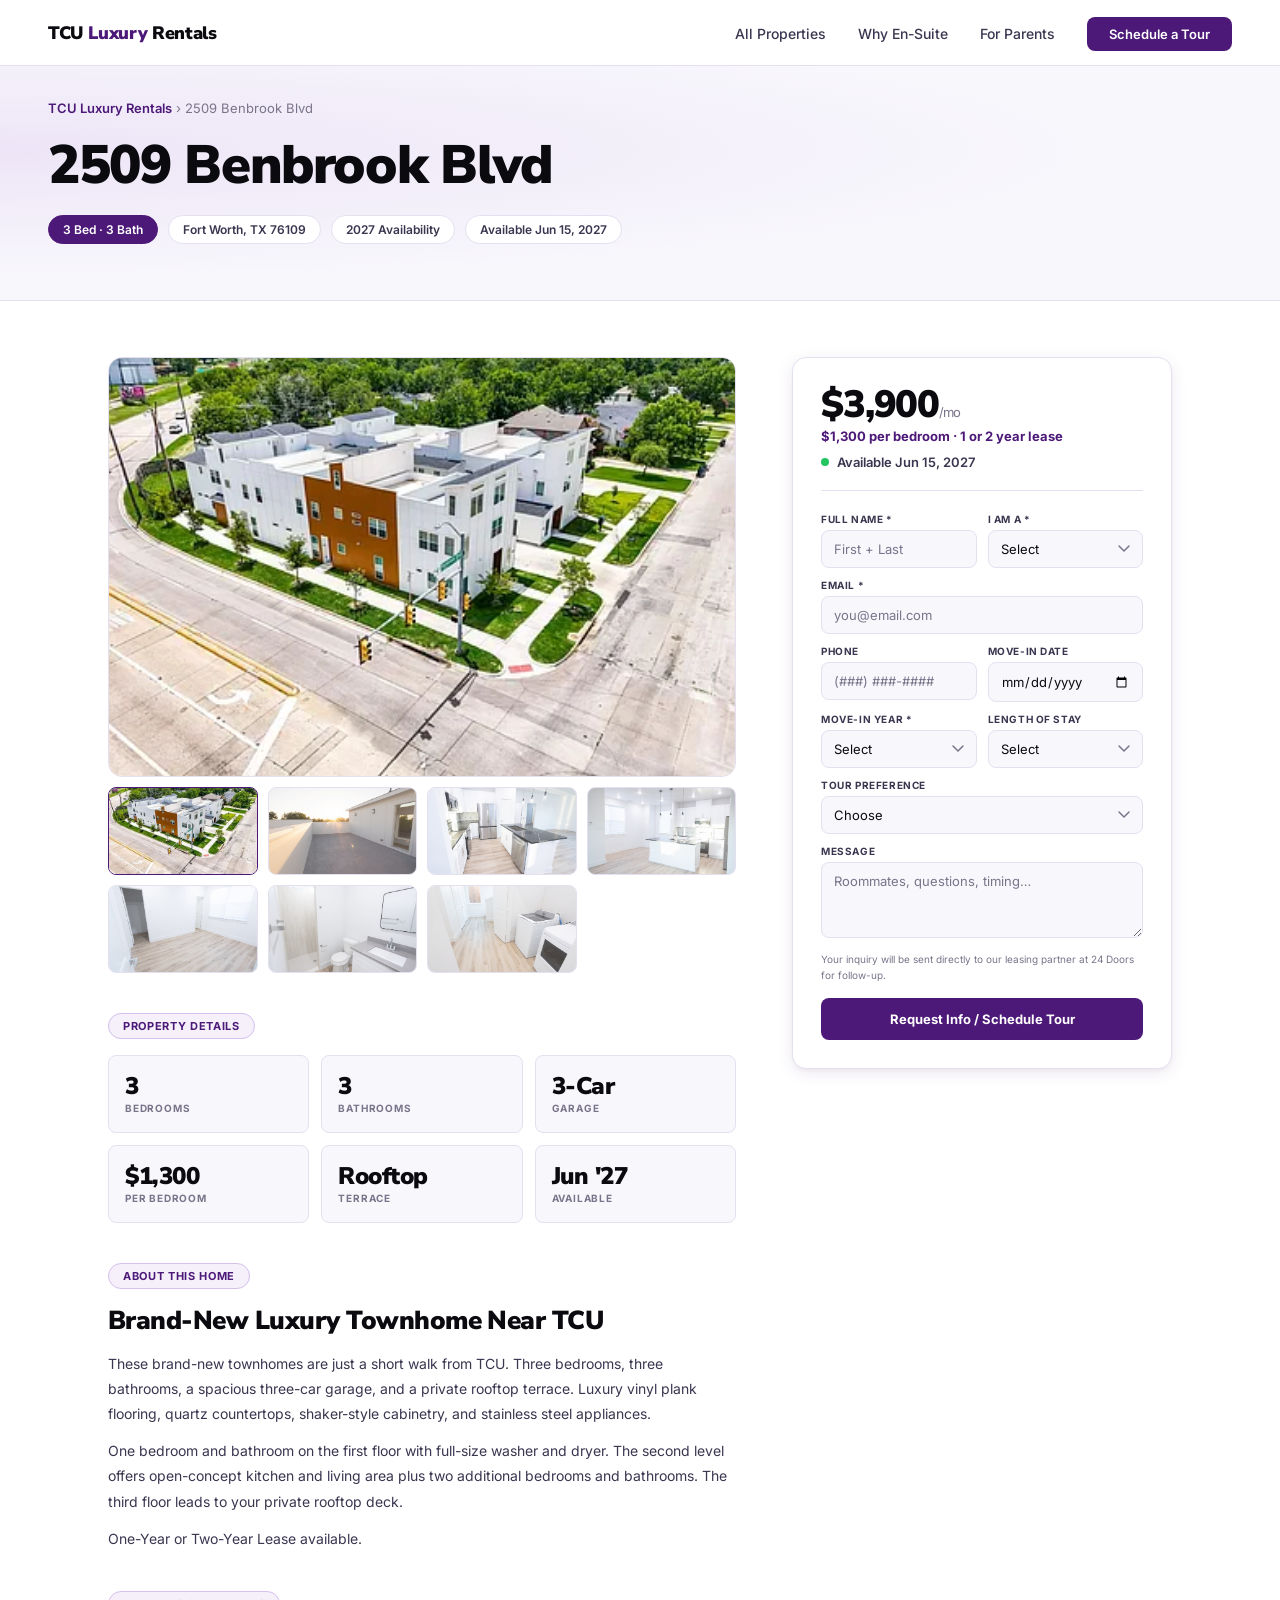
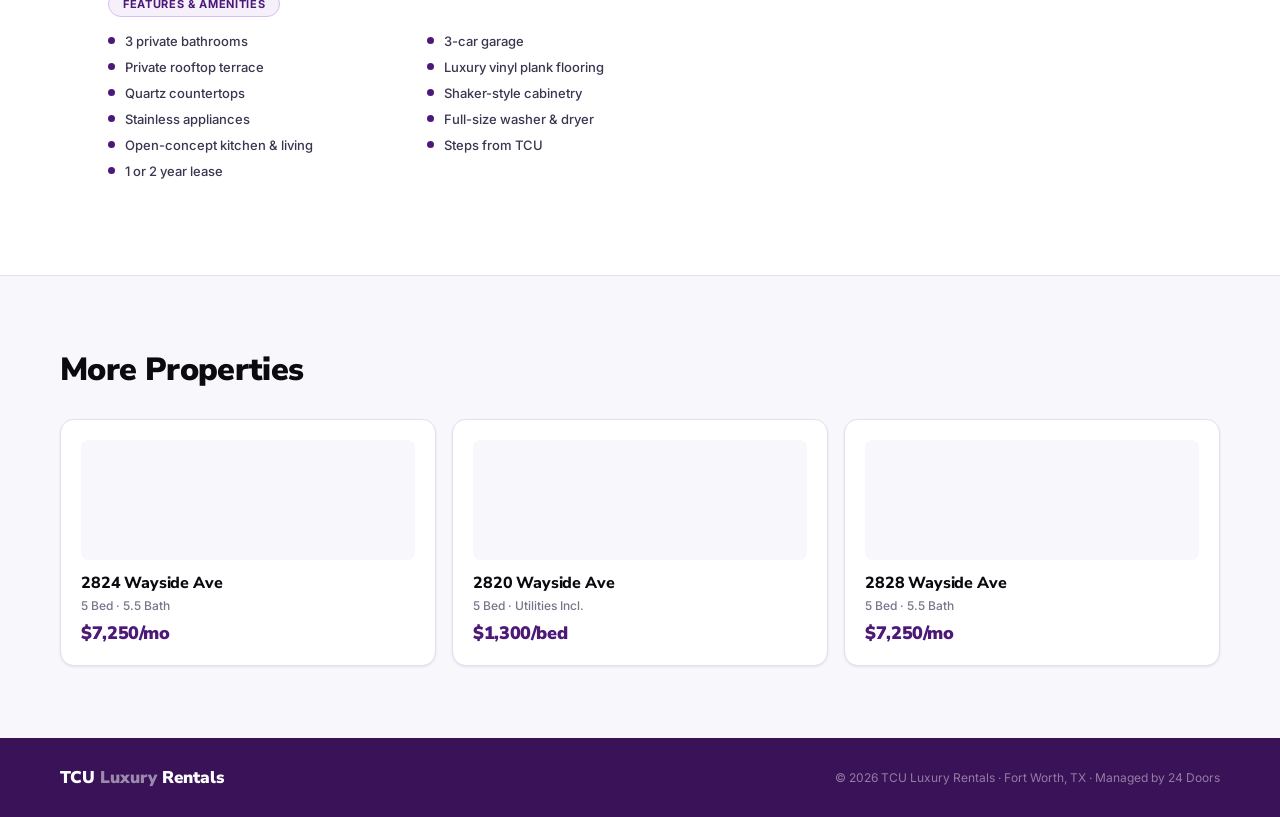
<file: properties/2509-benbrook-blvd.html>
<!DOCTYPE html>
<html lang="en">
<head>
  <meta charset="UTF-8"><meta name="viewport" content="width=device-width, initial-scale=1.0">
  <title>2509 Benbrook Blvd | TCU Luxury Rentals</title>
  <meta name="description" content="3 Bed · 3 Bath luxury home near TCU Fort Worth. Available Jun 15, 2027. Managed by 24 Doors.">
  <link rel="preconnect" href="https://fonts.googleapis.com">
  <link href="https://fonts.googleapis.com/css2?family=Nunito+Sans:wght@400;600;700;800;900&family=Inter:wght@300;400;500;600&display=swap" rel="stylesheet">
  <link rel="stylesheet" href="../css/property.css">
</head>
<body>
  <nav>
    <a href="../index.html" class="nav-logo">TCU <span>Luxury</span> Rentals</a>
    <ul class="nav-links">
      <li><a href="../index.html#properties">All Properties</a></li>
      <li><a href="../index.html#why">Why En-Suite</a></li>
      <li><a href="../index.html#parents">For Parents</a></li>
      <li><a href="#inquiry" class="nav-cta">Schedule a Tour</a></li>
    </ul>
  </nav>

  <div class="prop-hero">
    <div class="prop-breadcrumb"><a href="../index.html">TCU Luxury Rentals</a> &rsaquo; 2509 Benbrook Blvd</div>
    <h1>2509 Benbrook Blvd</h1>
    <div class="prop-hero-tags">
      <div class="prop-tag highlight">3 Bed · 3 Bath</div>
      <div class="prop-tag">Fort Worth, TX 76109</div>
      <div class="prop-tag year-tag-2027">2027 Availability</div>
      <div class="prop-tag">Available Jun 15, 2027</div>
    </div>
  </div>

  <div class="prop-main">
    <div class="prop-left">
      <div class="prop-gallery"><div class="gallery-main" id="mainImg"><img src="../images/2509-benbrook-blvd/exterior.webp" alt="Property photo" id="mainImgEl"></div><div class="gallery-thumbs"><div class="gallery-thumb active" onclick="switchImg('../images/2509-benbrook-blvd/exterior.webp', this)"><img src="../images/2509-benbrook-blvd/exterior.webp" alt="Photo 1"></div><div class="gallery-thumb" onclick="switchImg('../images/2509-benbrook-blvd/kitchen-2.jpg', this)"><img src="../images/2509-benbrook-blvd/kitchen-2.jpg" alt="Photo 2"></div><div class="gallery-thumb" onclick="switchImg('../images/2509-benbrook-blvd/kitchen-1.jpg', this)"><img src="../images/2509-benbrook-blvd/kitchen-1.jpg" alt="Photo 3"></div><div class="gallery-thumb" onclick="switchImg('../images/2509-benbrook-blvd/living.jpg', this)"><img src="../images/2509-benbrook-blvd/living.jpg" alt="Photo 4"></div><div class="gallery-thumb" onclick="switchImg('../images/2509-benbrook-blvd/bedroom-1.jpg', this)"><img src="../images/2509-benbrook-blvd/bedroom-1.jpg" alt="Photo 5"></div><div class="gallery-thumb" onclick="switchImg('../images/2509-benbrook-blvd/bathroom.jpg', this)"><img src="../images/2509-benbrook-blvd/bathroom.jpg" alt="Photo 6"></div><div class="gallery-thumb" onclick="switchImg('../images/2509-benbrook-blvd/laundry.jpg', this)"><img src="../images/2509-benbrook-blvd/laundry.jpg" alt="Photo 7"></div></div></div>
      <div class="prop-section">
        <span class="prop-section-label">Property Details</span>
        <div class="specs-grid"><div class="spec-box"><div class="spec-box-val">3</div><div class="spec-box-label">Bedrooms</div></div><div class="spec-box"><div class="spec-box-val">3</div><div class="spec-box-label">Bathrooms</div></div><div class="spec-box"><div class="spec-box-val">3-Car</div><div class="spec-box-label">Garage</div></div><div class="spec-box"><div class="spec-box-val">$1,300</div><div class="spec-box-label">Per Bedroom</div></div><div class="spec-box"><div class="spec-box-val">Rooftop</div><div class="spec-box-label">Terrace</div></div><div class="spec-box"><div class="spec-box-val">Jun '27</div><div class="spec-box-label">Available</div></div></div>
      </div>
      <div class="prop-section">
        <span class="prop-section-label">About This Home</span>
        <h2>Brand-New Luxury Townhome Near TCU</h2>
        <p>These brand-new townhomes are just a short walk from TCU. Three bedrooms, three bathrooms, a spacious three-car garage, and a private rooftop terrace. Luxury vinyl plank flooring, quartz countertops, shaker-style cabinetry, and stainless steel appliances.</p><p>One bedroom and bathroom on the first floor with full-size washer and dryer. The second level offers open-concept kitchen and living area plus two additional bedrooms and bathrooms. The third floor leads to your private rooftop deck.</p><p>One-Year or Two-Year Lease available.</p>
      </div>
      <div class="prop-section">
        <span class="prop-section-label">Features &amp; Amenities</span>
        <ul class="features-list"><li>3 private bathrooms</li><li>3-car garage</li><li>Private rooftop terrace</li><li>Luxury vinyl plank flooring</li><li>Quartz countertops</li><li>Shaker-style cabinetry</li><li>Stainless appliances</li><li>Full-size washer & dryer</li><li>Open-concept kitchen & living</li><li>Steps from TCU</li><li>1 or 2 year lease</li></ul>
      </div>
    </div>

    <div class="prop-sidebar" id="inquiry">
      <div class="inquiry-card">
        <div class="inquiry-card-header">
          <div class="inquiry-price">$3,900<small>/mo</small></div>
          <div class="inquiry-price-per">$1,300 per bedroom · 1 or 2 year lease</div>
          <div class="inquiry-avail"><div class="avail-dot"></div>Available Jun 15, 2027</div>
        </div>
        <form class="inquiry-form" name="tcu-inquiry-2509-benbrook-blvd" method="POST" netlify id="inquiryForm" netlify-honeypot="bot-field">
          <input type="hidden" name="form-name" value="tcu-inquiry-2509-benbrook-blvd">
          <input type="hidden" name="property" value="2509 Benbrook Blvd, Fort Worth TX">
          <input type="hidden" name="bot-field">
          <div class="form-row">
            <div class="form-group"><label>Full Name *</label><input type="text" name="name" placeholder="First + Last" required></div>
            <div class="form-group"><label>I Am A *</label><select name="who" required><option value="" disabled selected>Select</option><option>Student</option><option>Parent / Guarantor</option><option>Other</option></select></div>
          </div>
          <div class="form-group"><label>Email *</label><input type="email" name="email" placeholder="you@email.com" required></div>
          <div class="form-row">
            <div class="form-group"><label>Phone</label><input type="tel" name="phone" placeholder="(###) ###-####"></div>
            <div class="form-group"><label>Move-in Date</label><input type="date" name="movein"></div>
          </div>
          <div class="form-row">
            <div class="form-group"><label>Move-in Year *</label><select name="lease_year" required><option value="" disabled selected>Select</option><option>2026</option><option>2027</option></select></div>
            <div class="form-group"><label>Length of Stay</label><select name="lease_duration"><option value="" selected>Select</option><option>1 Year</option><option>2 Years</option></select></div>
          </div>
          <div class="form-group"><label>Tour Preference</label><select name="tour"><option value="" selected>Choose</option><option>In-person tour</option><option>Video tour</option><option>Just send details</option></select></div>
          <div class="form-group"><label>Message</label><textarea name="message" placeholder="Roommates, questions, timing&hellip;"></textarea></div>
          <p class="form-disclaimer">Your inquiry will be sent directly to our leasing partner at 24 Doors for follow-up.</p>
          <button type="submit" class="btn-submit">Request Info / Schedule Tour</button>
        </form>
        <div class="success-msg" id="successMsg">&#10003; Thank you! Our leasing partner will be in touch shortly.</div>
      </div>
    </div>
  </div>

  <div class="related"><div class="related-inner">
    <h3>More Properties</h3>
    <div class="related-grid" id="relatedGrid"></div>
  </div></div>

  <footer><div class="footer-inner"><div class="footer-logo">TCU <span>Luxury</span> Rentals</div><p class="footer-copy">&copy; 2026 TCU Luxury Rentals &middot; Fort Worth, TX &middot; Managed by 24 Doors</p></div></footer>

  <script>
    function switchImg(src, thumb) {
      var el = document.getElementById('mainImgEl');
      if(el) el.src = src;
      document.querySelectorAll('.gallery-thumb').forEach(t => t.classList.remove('active'));
      if(thumb) thumb.classList.add('active');
    }
    const ALL_PROPERTIES = [{"id": "3214-forest-park", "address": "3214 Forest Park Blvd", "badge": "5 Bed \u00b7 5.5 Bath", "price": "$7,250/mo", "heroImg": "../images/3212-forest-park/kitchen-1.jpg", "year": "2027"}, {"id": "2400-benbrook-dr", "address": "2400 Benbrook Dr", "badge": "6 Bed \u00b7 6.5 Bath", "price": "$8,700/mo", "heroImg": "../images/2400-benbrook-dr/exterior-aerial-1.jpg", "year": "2027"}, {"id": "2816-wayside", "address": "2816 Wayside Ave", "badge": "5 Bed \u00b7 5.5 Bath", "price": "$7,250/mo", "heroImg": "", "year": "2026"}, {"id": "2820-wayside", "address": "2820 Wayside Ave", "badge": "5 Bed \u00b7 Utilities Incl.", "price": "$1,300/bed", "heroImg": "", "year": "2026"}, {"id": "2824-wayside", "address": "2824 Wayside Ave", "badge": "5 Bed \u00b7 5.5 Bath", "price": "$7,250/mo", "heroImg": "", "year": "2027"}, {"id": "2828-wayside", "address": "2828 Wayside Ave", "badge": "5 Bed \u00b7 5.5 Bath", "price": "$7,250/mo", "heroImg": "", "year": "2026"}, {"id": "2505-benbrook-blvd", "address": "2505 Benbrook Blvd", "badge": "3 Bed \u00b7 3 Bath", "price": "$2,250/mo", "heroImg": "../images/2505-benbrook-blvd/rooftop.jpg", "year": "2026"}, {"id": "2509-benbrook-blvd", "address": "2509 Benbrook Blvd", "badge": "3 Bed \u00b7 3 Bath", "price": "$3,900/mo", "heroImg": "../images/2509-benbrook-blvd/exterior.webp", "year": "2027"}, {"id": "2900-livingston", "address": "2900 Livingston Ave", "badge": "5 Bed \u00b7 5.5 Bath", "price": "$7,500/mo", "heroImg": "../images/2900-livingston/exterior-render.webp", "year": "2027"}];
    const currentId = '2509-benbrook-blvd';
    const others = ALL_PROPERTIES.filter(p => p.id !== currentId);
    const shuffled = others.sort(() => Math.random() - 0.5).slice(0, 3);
    document.getElementById('relatedGrid').innerHTML = shuffled.map(p => `
      <a href="${p.id}.html" class="related-card">
        <div class="related-card-img">${p.heroImg ? `<img src="${p.heroImg}" alt="${p.address}">` : ''}</div>
        <div class="related-card-addr">${p.address}</div>
        <div class="related-card-specs">${p.badge}</div>
        <div class="related-card-price">${p.price}</div>
      </a>`).join('');
    document.getElementById('inquiryForm').addEventListener('submit', function() {
      setTimeout(() => {
        document.querySelector('.inquiry-form').style.display = 'none';
        document.getElementById('successMsg').style.display = 'block';
      }, 400);
    });
  </script>
</body>
</html>
</file>
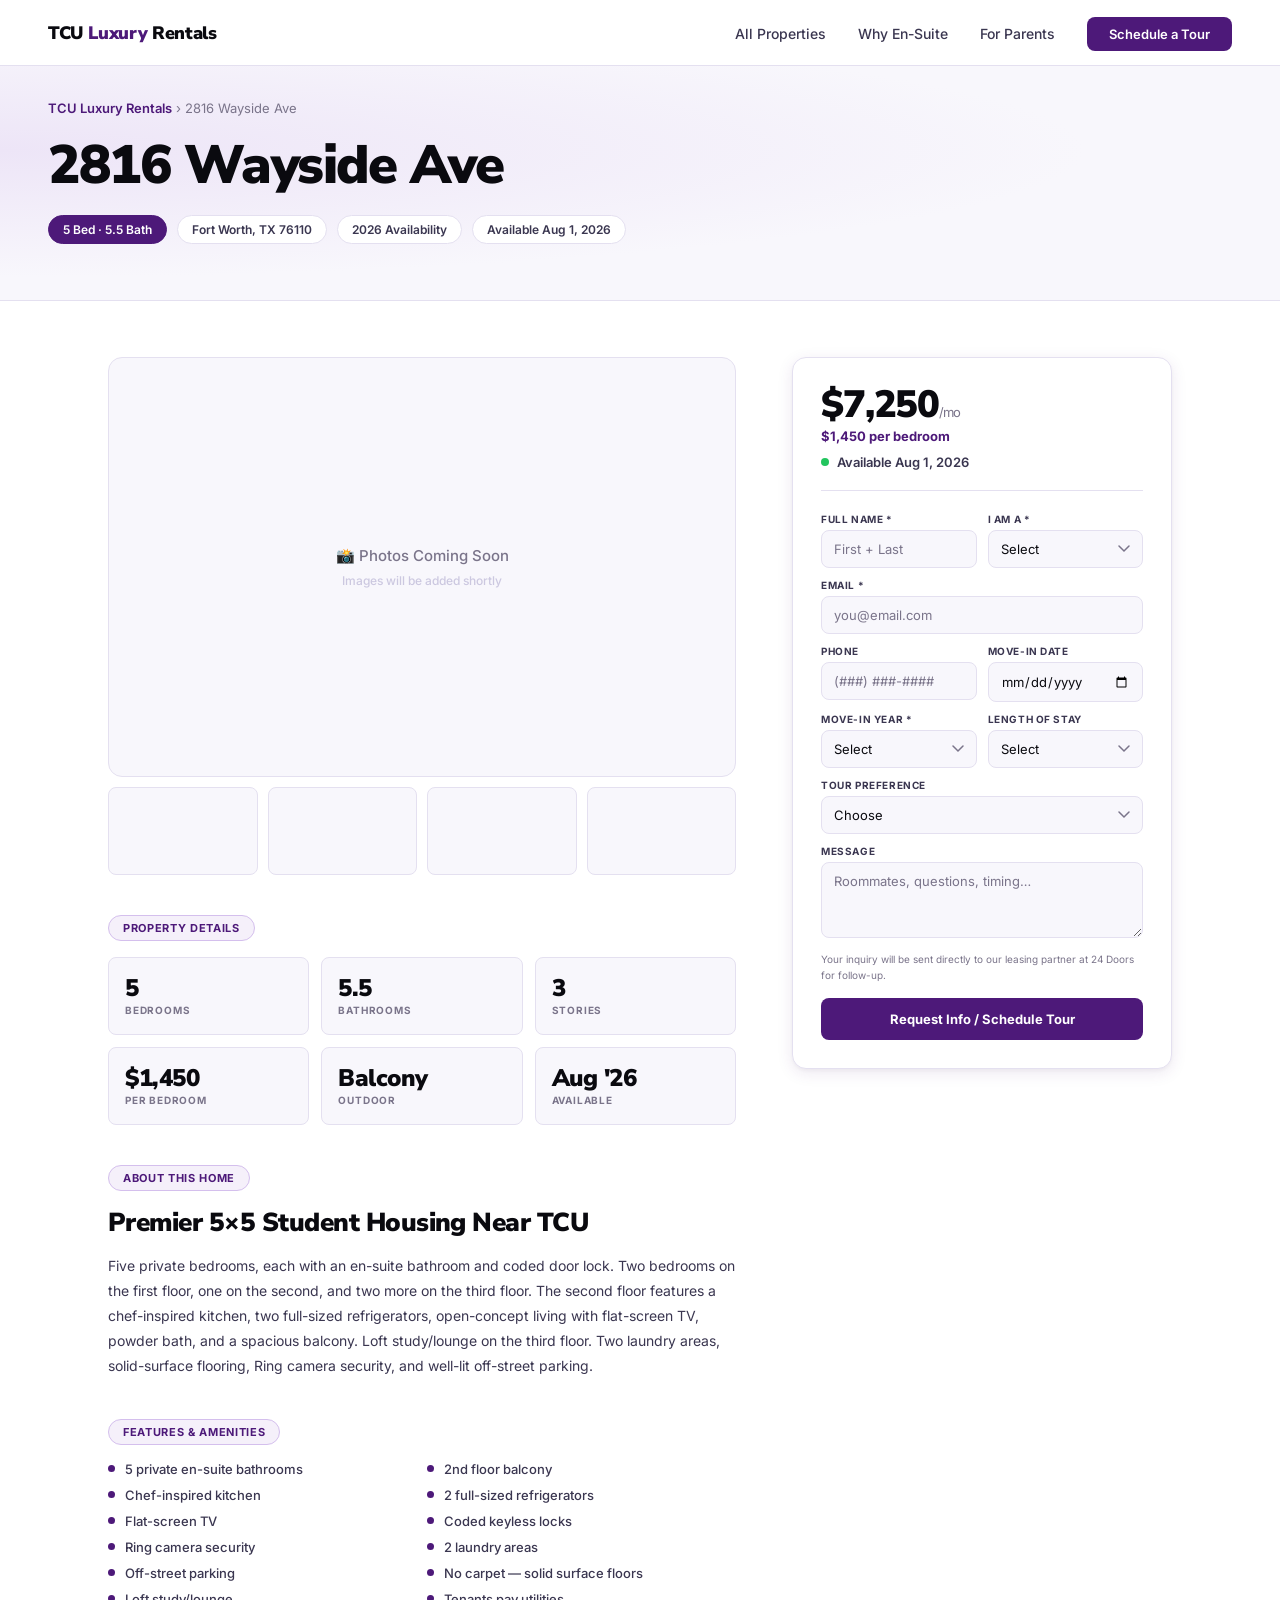
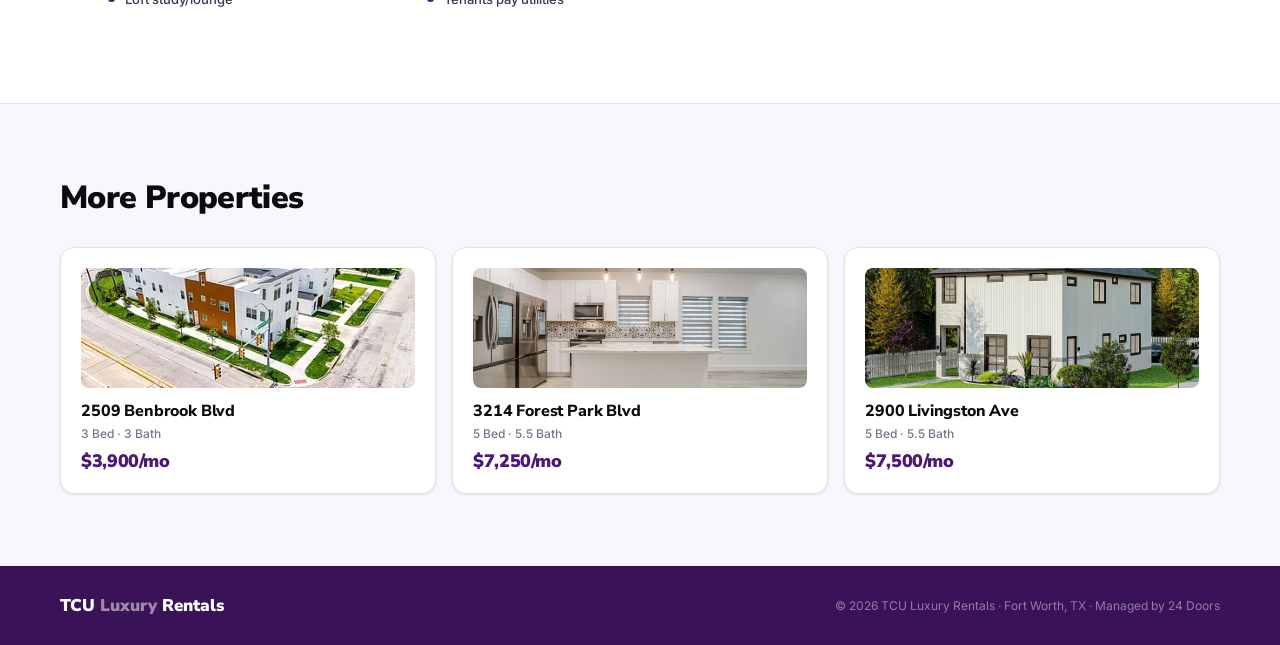
<file: properties/2816-wayside.html>
<!DOCTYPE html>
<html lang="en">
<head>
  <meta charset="UTF-8"><meta name="viewport" content="width=device-width, initial-scale=1.0">
  <title>2816 Wayside Ave | TCU Luxury Rentals</title>
  <meta name="description" content="5 Bed · 5.5 Bath luxury home near TCU Fort Worth. Available Aug 1, 2026. Managed by 24 Doors.">
  <link rel="preconnect" href="https://fonts.googleapis.com">
  <link href="https://fonts.googleapis.com/css2?family=Nunito+Sans:wght@400;600;700;800;900&family=Inter:wght@300;400;500;600&display=swap" rel="stylesheet">
  <link rel="stylesheet" href="../css/property.css">
</head>
<body>
  <nav>
    <a href="../index.html" class="nav-logo">TCU <span>Luxury</span> Rentals</a>
    <ul class="nav-links">
      <li><a href="../index.html#properties">All Properties</a></li>
      <li><a href="../index.html#why">Why En-Suite</a></li>
      <li><a href="../index.html#parents">For Parents</a></li>
      <li><a href="#inquiry" class="nav-cta">Schedule a Tour</a></li>
    </ul>
  </nav>

  <div class="prop-hero">
    <div class="prop-breadcrumb"><a href="../index.html">TCU Luxury Rentals</a> &rsaquo; 2816 Wayside Ave</div>
    <h1>2816 Wayside Ave</h1>
    <div class="prop-hero-tags">
      <div class="prop-tag highlight">5 Bed · 5.5 Bath</div>
      <div class="prop-tag">Fort Worth, TX 76110</div>
      <div class="prop-tag year-tag-2026">2026 Availability</div>
      <div class="prop-tag">Available Aug 1, 2026</div>
    </div>
  </div>

  <div class="prop-main">
    <div class="prop-left">
      <div class="prop-gallery"><div class="gallery-main"><div class="gallery-placeholder">📸 Photos Coming Soon<small>Images will be added shortly</small></div></div><div class="gallery-thumbs"><div class="gallery-thumb"></div><div class="gallery-thumb"></div><div class="gallery-thumb"></div><div class="gallery-thumb"></div></div></div>
      <div class="prop-section">
        <span class="prop-section-label">Property Details</span>
        <div class="specs-grid"><div class="spec-box"><div class="spec-box-val">5</div><div class="spec-box-label">Bedrooms</div></div><div class="spec-box"><div class="spec-box-val">5.5</div><div class="spec-box-label">Bathrooms</div></div><div class="spec-box"><div class="spec-box-val">3</div><div class="spec-box-label">Stories</div></div><div class="spec-box"><div class="spec-box-val">$1,450</div><div class="spec-box-label">Per Bedroom</div></div><div class="spec-box"><div class="spec-box-val">Balcony</div><div class="spec-box-label">Outdoor</div></div><div class="spec-box"><div class="spec-box-val">Aug '26</div><div class="spec-box-label">Available</div></div></div>
      </div>
      <div class="prop-section">
        <span class="prop-section-label">About This Home</span>
        <h2>Premier 5×5 Student Housing Near TCU</h2>
        <p>Five private bedrooms, each with an en-suite bathroom and coded door lock. Two bedrooms on the first floor, one on the second, and two more on the third floor. The second floor features a chef-inspired kitchen, two full-sized refrigerators, open-concept living with flat-screen TV, powder bath, and a spacious balcony. Loft study/lounge on the third floor. Two laundry areas, solid-surface flooring, Ring camera security, and well-lit off-street parking.</p>
      </div>
      <div class="prop-section">
        <span class="prop-section-label">Features &amp; Amenities</span>
        <ul class="features-list"><li>5 private en-suite bathrooms</li><li>2nd floor balcony</li><li>Chef-inspired kitchen</li><li>2 full-sized refrigerators</li><li>Flat-screen TV</li><li>Coded keyless locks</li><li>Ring camera security</li><li>2 laundry areas</li><li>Off-street parking</li><li>No carpet — solid surface floors</li><li>Loft study/lounge</li><li>Tenants pay utilities</li></ul>
      </div>
    </div>

    <div class="prop-sidebar" id="inquiry">
      <div class="inquiry-card">
        <div class="inquiry-card-header">
          <div class="inquiry-price">$7,250<small>/mo</small></div>
          <div class="inquiry-price-per">$1,450 per bedroom</div>
          <div class="inquiry-avail"><div class="avail-dot"></div>Available Aug 1, 2026</div>
        </div>
        <form class="inquiry-form" name="tcu-inquiry-2816-wayside" method="POST" netlify id="inquiryForm" netlify-honeypot="bot-field">
          <input type="hidden" name="form-name" value="tcu-inquiry-2816-wayside">
          <input type="hidden" name="property" value="2816 Wayside Ave, Fort Worth TX">
          <input type="hidden" name="bot-field">
          <div class="form-row">
            <div class="form-group"><label>Full Name *</label><input type="text" name="name" placeholder="First + Last" required></div>
            <div class="form-group"><label>I Am A *</label><select name="who" required><option value="" disabled selected>Select</option><option>Student</option><option>Parent / Guarantor</option><option>Other</option></select></div>
          </div>
          <div class="form-group"><label>Email *</label><input type="email" name="email" placeholder="you@email.com" required></div>
          <div class="form-row">
            <div class="form-group"><label>Phone</label><input type="tel" name="phone" placeholder="(###) ###-####"></div>
            <div class="form-group"><label>Move-in Date</label><input type="date" name="movein"></div>
          </div>
          <div class="form-row">
            <div class="form-group"><label>Move-in Year *</label><select name="lease_year" required><option value="" disabled selected>Select</option><option>2026</option><option>2027</option></select></div>
            <div class="form-group"><label>Length of Stay</label><select name="lease_duration"><option value="" selected>Select</option><option>1 Year</option><option>2 Years</option></select></div>
          </div>
          <div class="form-group"><label>Tour Preference</label><select name="tour"><option value="" selected>Choose</option><option>In-person tour</option><option>Video tour</option><option>Just send details</option></select></div>
          <div class="form-group"><label>Message</label><textarea name="message" placeholder="Roommates, questions, timing&hellip;"></textarea></div>
          <p class="form-disclaimer">Your inquiry will be sent directly to our leasing partner at 24 Doors for follow-up.</p>
          <button type="submit" class="btn-submit">Request Info / Schedule Tour</button>
        </form>
        <div class="success-msg" id="successMsg">&#10003; Thank you! Our leasing partner will be in touch shortly.</div>
      </div>
    </div>
  </div>

  <div class="related"><div class="related-inner">
    <h3>More Properties</h3>
    <div class="related-grid" id="relatedGrid"></div>
  </div></div>

  <footer><div class="footer-inner"><div class="footer-logo">TCU <span>Luxury</span> Rentals</div><p class="footer-copy">&copy; 2026 TCU Luxury Rentals &middot; Fort Worth, TX &middot; Managed by 24 Doors</p></div></footer>

  <script>
    function switchImg(src, thumb) {
      var el = document.getElementById('mainImgEl');
      if(el) el.src = src;
      document.querySelectorAll('.gallery-thumb').forEach(t => t.classList.remove('active'));
      if(thumb) thumb.classList.add('active');
    }
    const ALL_PROPERTIES = [{"id": "3214-forest-park", "address": "3214 Forest Park Blvd", "badge": "5 Bed \u00b7 5.5 Bath", "price": "$7,250/mo", "heroImg": "../images/3212-forest-park/kitchen-1.jpg", "year": "2027"}, {"id": "2400-benbrook-dr", "address": "2400 Benbrook Dr", "badge": "6 Bed \u00b7 6.5 Bath", "price": "$8,700/mo", "heroImg": "../images/2400-benbrook-dr/exterior-aerial-1.jpg", "year": "2027"}, {"id": "2816-wayside", "address": "2816 Wayside Ave", "badge": "5 Bed \u00b7 5.5 Bath", "price": "$7,250/mo", "heroImg": "", "year": "2026"}, {"id": "2820-wayside", "address": "2820 Wayside Ave", "badge": "5 Bed \u00b7 Utilities Incl.", "price": "$1,300/bed", "heroImg": "", "year": "2026"}, {"id": "2824-wayside", "address": "2824 Wayside Ave", "badge": "5 Bed \u00b7 5.5 Bath", "price": "$7,250/mo", "heroImg": "", "year": "2027"}, {"id": "2828-wayside", "address": "2828 Wayside Ave", "badge": "5 Bed \u00b7 5.5 Bath", "price": "$7,250/mo", "heroImg": "", "year": "2026"}, {"id": "2505-benbrook-blvd", "address": "2505 Benbrook Blvd", "badge": "3 Bed \u00b7 3 Bath", "price": "$2,250/mo", "heroImg": "../images/2505-benbrook-blvd/rooftop.jpg", "year": "2026"}, {"id": "2509-benbrook-blvd", "address": "2509 Benbrook Blvd", "badge": "3 Bed \u00b7 3 Bath", "price": "$3,900/mo", "heroImg": "../images/2509-benbrook-blvd/exterior.webp", "year": "2027"}, {"id": "2900-livingston", "address": "2900 Livingston Ave", "badge": "5 Bed \u00b7 5.5 Bath", "price": "$7,500/mo", "heroImg": "../images/2900-livingston/exterior-render.webp", "year": "2027"}];
    const currentId = '2816-wayside';
    const others = ALL_PROPERTIES.filter(p => p.id !== currentId);
    const shuffled = others.sort(() => Math.random() - 0.5).slice(0, 3);
    document.getElementById('relatedGrid').innerHTML = shuffled.map(p => `
      <a href="${p.id}.html" class="related-card">
        <div class="related-card-img">${p.heroImg ? `<img src="${p.heroImg}" alt="${p.address}">` : ''}</div>
        <div class="related-card-addr">${p.address}</div>
        <div class="related-card-specs">${p.badge}</div>
        <div class="related-card-price">${p.price}</div>
      </a>`).join('');
    document.getElementById('inquiryForm').addEventListener('submit', function() {
      setTimeout(() => {
        document.querySelector('.inquiry-form').style.display = 'none';
        document.getElementById('successMsg').style.display = 'block';
      }, 400);
    });
  </script>
</body>
</html>
</file>
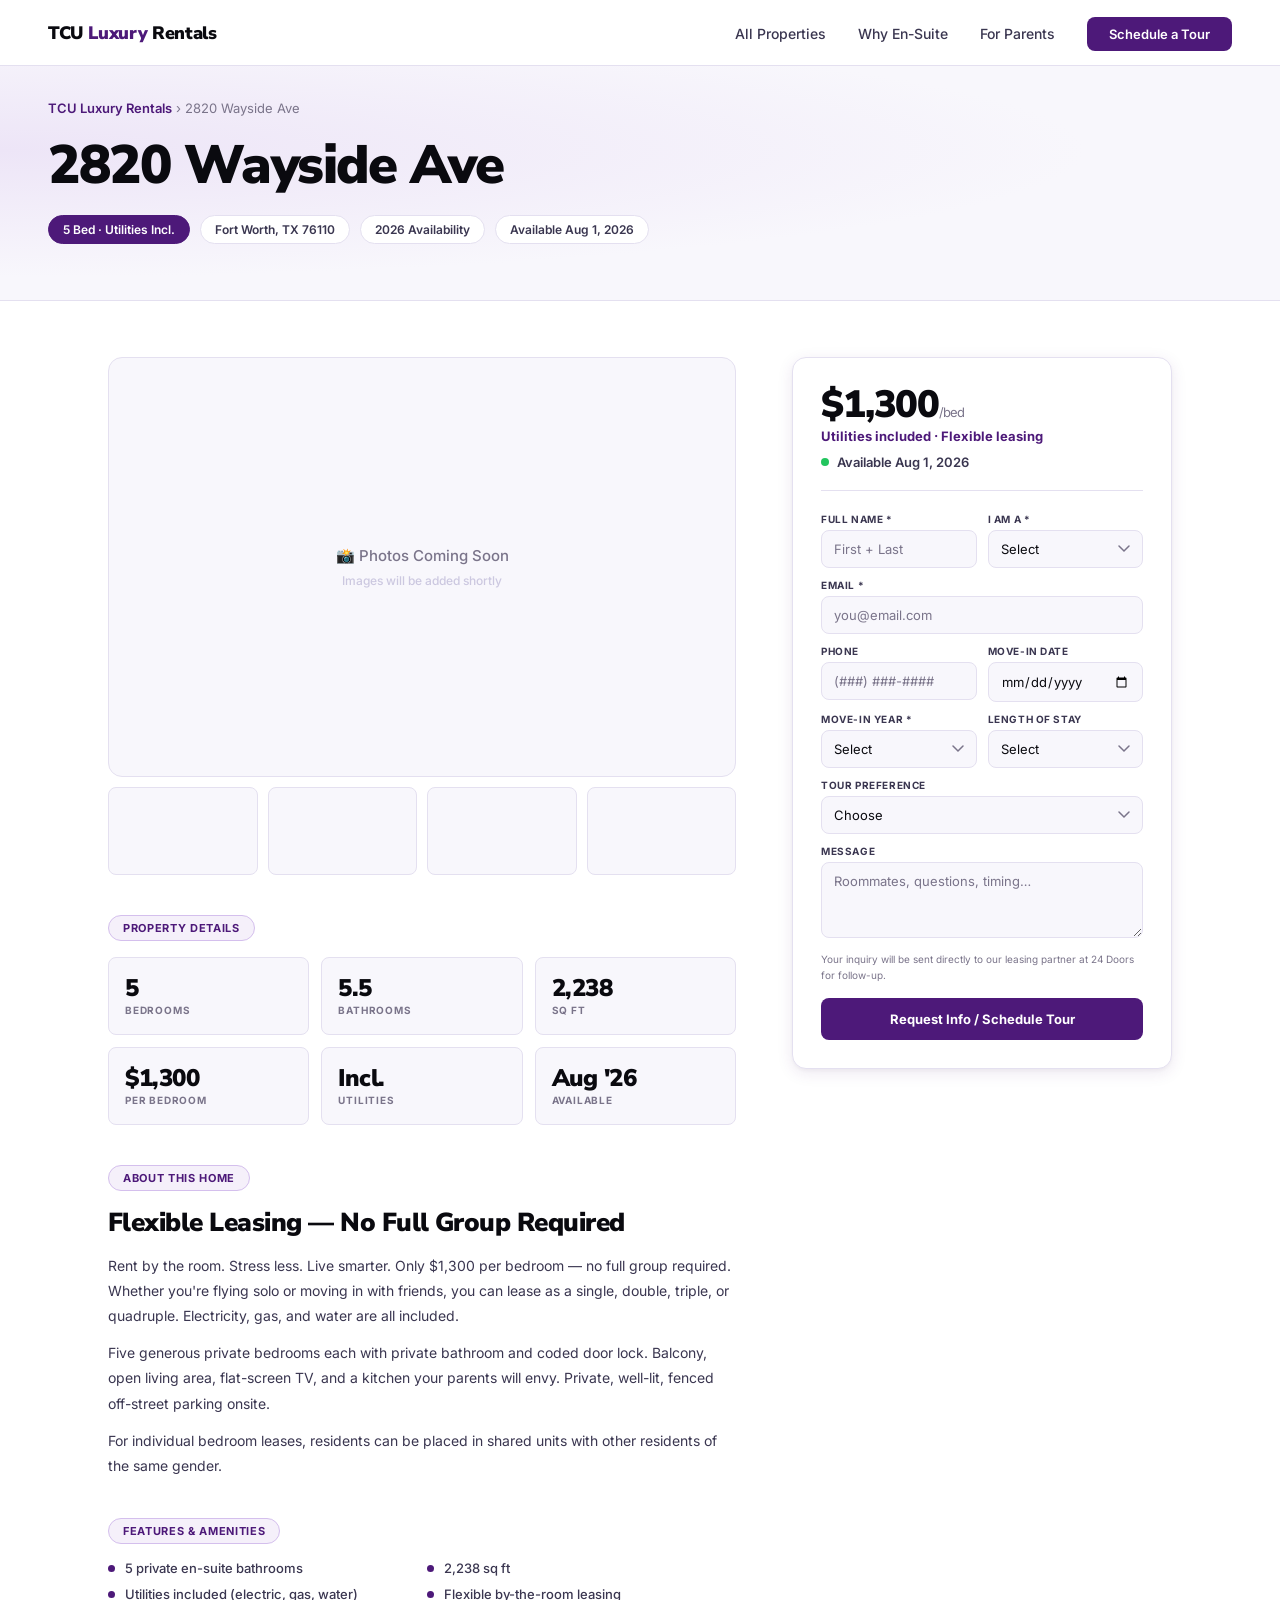
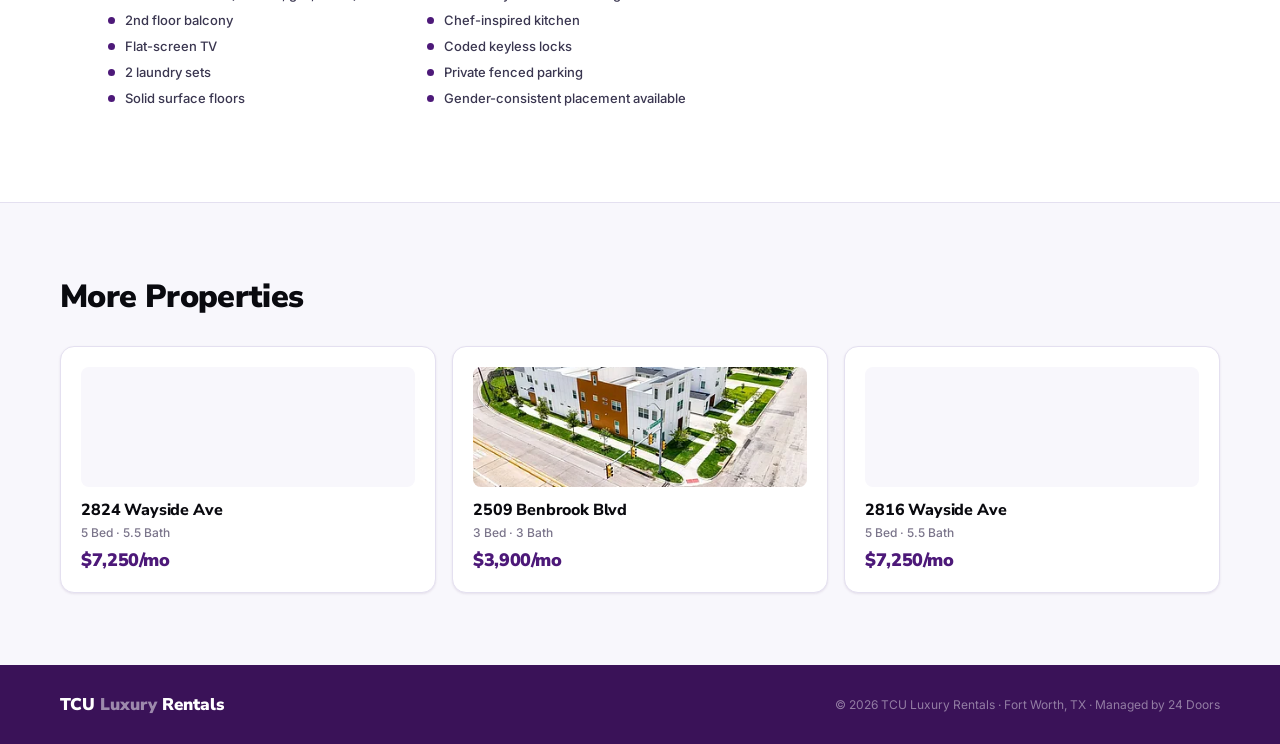
<file: properties/2820-wayside.html>
<!DOCTYPE html>
<html lang="en">
<head>
  <meta charset="UTF-8"><meta name="viewport" content="width=device-width, initial-scale=1.0">
  <title>2820 Wayside Ave | TCU Luxury Rentals</title>
  <meta name="description" content="5 Bed · Utilities Incl. luxury home near TCU Fort Worth. Available Aug 1, 2026. Managed by 24 Doors.">
  <link rel="preconnect" href="https://fonts.googleapis.com">
  <link href="https://fonts.googleapis.com/css2?family=Nunito+Sans:wght@400;600;700;800;900&family=Inter:wght@300;400;500;600&display=swap" rel="stylesheet">
  <link rel="stylesheet" href="../css/property.css">
</head>
<body>
  <nav>
    <a href="../index.html" class="nav-logo">TCU <span>Luxury</span> Rentals</a>
    <ul class="nav-links">
      <li><a href="../index.html#properties">All Properties</a></li>
      <li><a href="../index.html#why">Why En-Suite</a></li>
      <li><a href="../index.html#parents">For Parents</a></li>
      <li><a href="#inquiry" class="nav-cta">Schedule a Tour</a></li>
    </ul>
  </nav>

  <div class="prop-hero">
    <div class="prop-breadcrumb"><a href="../index.html">TCU Luxury Rentals</a> &rsaquo; 2820 Wayside Ave</div>
    <h1>2820 Wayside Ave</h1>
    <div class="prop-hero-tags">
      <div class="prop-tag highlight">5 Bed · Utilities Incl.</div>
      <div class="prop-tag">Fort Worth, TX 76110</div>
      <div class="prop-tag year-tag-2026">2026 Availability</div>
      <div class="prop-tag">Available Aug 1, 2026</div>
    </div>
  </div>

  <div class="prop-main">
    <div class="prop-left">
      <div class="prop-gallery"><div class="gallery-main"><div class="gallery-placeholder">📸 Photos Coming Soon<small>Images will be added shortly</small></div></div><div class="gallery-thumbs"><div class="gallery-thumb"></div><div class="gallery-thumb"></div><div class="gallery-thumb"></div><div class="gallery-thumb"></div></div></div>
      <div class="prop-section">
        <span class="prop-section-label">Property Details</span>
        <div class="specs-grid"><div class="spec-box"><div class="spec-box-val">5</div><div class="spec-box-label">Bedrooms</div></div><div class="spec-box"><div class="spec-box-val">5.5</div><div class="spec-box-label">Bathrooms</div></div><div class="spec-box"><div class="spec-box-val">2,238</div><div class="spec-box-label">Sq Ft</div></div><div class="spec-box"><div class="spec-box-val">$1,300</div><div class="spec-box-label">Per Bedroom</div></div><div class="spec-box"><div class="spec-box-val">Incl.</div><div class="spec-box-label">Utilities</div></div><div class="spec-box"><div class="spec-box-val">Aug '26</div><div class="spec-box-label">Available</div></div></div>
      </div>
      <div class="prop-section">
        <span class="prop-section-label">About This Home</span>
        <h2>Flexible Leasing — No Full Group Required</h2>
        <p>Rent by the room. Stress less. Live smarter. Only $1,300 per bedroom — no full group required. Whether you're flying solo or moving in with friends, you can lease as a single, double, triple, or quadruple. Electricity, gas, and water are all included.</p><p>Five generous private bedrooms each with private bathroom and coded door lock. Balcony, open living area, flat-screen TV, and a kitchen your parents will envy. Private, well-lit, fenced off-street parking onsite.</p><p>For individual bedroom leases, residents can be placed in shared units with other residents of the same gender.</p>
      </div>
      <div class="prop-section">
        <span class="prop-section-label">Features &amp; Amenities</span>
        <ul class="features-list"><li>5 private en-suite bathrooms</li><li>2,238 sq ft</li><li>Utilities included (electric, gas, water)</li><li>Flexible by-the-room leasing</li><li>2nd floor balcony</li><li>Chef-inspired kitchen</li><li>Flat-screen TV</li><li>Coded keyless locks</li><li>2 laundry sets</li><li>Private fenced parking</li><li>Solid surface floors</li><li>Gender-consistent placement available</li></ul>
      </div>
    </div>

    <div class="prop-sidebar" id="inquiry">
      <div class="inquiry-card">
        <div class="inquiry-card-header">
          <div class="inquiry-price">$1,300<small>/bed</small></div>
          <div class="inquiry-price-per">Utilities included · Flexible leasing</div>
          <div class="inquiry-avail"><div class="avail-dot"></div>Available Aug 1, 2026</div>
        </div>
        <form class="inquiry-form" name="tcu-inquiry-2820-wayside" method="POST" netlify id="inquiryForm" netlify-honeypot="bot-field">
          <input type="hidden" name="form-name" value="tcu-inquiry-2820-wayside">
          <input type="hidden" name="property" value="2820 Wayside Ave, Fort Worth TX">
          <input type="hidden" name="bot-field">
          <div class="form-row">
            <div class="form-group"><label>Full Name *</label><input type="text" name="name" placeholder="First + Last" required></div>
            <div class="form-group"><label>I Am A *</label><select name="who" required><option value="" disabled selected>Select</option><option>Student</option><option>Parent / Guarantor</option><option>Other</option></select></div>
          </div>
          <div class="form-group"><label>Email *</label><input type="email" name="email" placeholder="you@email.com" required></div>
          <div class="form-row">
            <div class="form-group"><label>Phone</label><input type="tel" name="phone" placeholder="(###) ###-####"></div>
            <div class="form-group"><label>Move-in Date</label><input type="date" name="movein"></div>
          </div>
          <div class="form-row">
            <div class="form-group"><label>Move-in Year *</label><select name="lease_year" required><option value="" disabled selected>Select</option><option>2026</option><option>2027</option></select></div>
            <div class="form-group"><label>Length of Stay</label><select name="lease_duration"><option value="" selected>Select</option><option>1 Year</option><option>2 Years</option></select></div>
          </div>
          <div class="form-group"><label>Tour Preference</label><select name="tour"><option value="" selected>Choose</option><option>In-person tour</option><option>Video tour</option><option>Just send details</option></select></div>
          <div class="form-group"><label>Message</label><textarea name="message" placeholder="Roommates, questions, timing&hellip;"></textarea></div>
          <p class="form-disclaimer">Your inquiry will be sent directly to our leasing partner at 24 Doors for follow-up.</p>
          <button type="submit" class="btn-submit">Request Info / Schedule Tour</button>
        </form>
        <div class="success-msg" id="successMsg">&#10003; Thank you! Our leasing partner will be in touch shortly.</div>
      </div>
    </div>
  </div>

  <div class="related"><div class="related-inner">
    <h3>More Properties</h3>
    <div class="related-grid" id="relatedGrid"></div>
  </div></div>

  <footer><div class="footer-inner"><div class="footer-logo">TCU <span>Luxury</span> Rentals</div><p class="footer-copy">&copy; 2026 TCU Luxury Rentals &middot; Fort Worth, TX &middot; Managed by 24 Doors</p></div></footer>

  <script>
    function switchImg(src, thumb) {
      var el = document.getElementById('mainImgEl');
      if(el) el.src = src;
      document.querySelectorAll('.gallery-thumb').forEach(t => t.classList.remove('active'));
      if(thumb) thumb.classList.add('active');
    }
    const ALL_PROPERTIES = [{"id": "3214-forest-park", "address": "3214 Forest Park Blvd", "badge": "5 Bed \u00b7 5.5 Bath", "price": "$7,250/mo", "heroImg": "../images/3212-forest-park/kitchen-1.jpg", "year": "2027"}, {"id": "2400-benbrook-dr", "address": "2400 Benbrook Dr", "badge": "6 Bed \u00b7 6.5 Bath", "price": "$8,700/mo", "heroImg": "../images/2400-benbrook-dr/exterior-aerial-1.jpg", "year": "2027"}, {"id": "2816-wayside", "address": "2816 Wayside Ave", "badge": "5 Bed \u00b7 5.5 Bath", "price": "$7,250/mo", "heroImg": "", "year": "2026"}, {"id": "2820-wayside", "address": "2820 Wayside Ave", "badge": "5 Bed \u00b7 Utilities Incl.", "price": "$1,300/bed", "heroImg": "", "year": "2026"}, {"id": "2824-wayside", "address": "2824 Wayside Ave", "badge": "5 Bed \u00b7 5.5 Bath", "price": "$7,250/mo", "heroImg": "", "year": "2027"}, {"id": "2828-wayside", "address": "2828 Wayside Ave", "badge": "5 Bed \u00b7 5.5 Bath", "price": "$7,250/mo", "heroImg": "", "year": "2026"}, {"id": "2505-benbrook-blvd", "address": "2505 Benbrook Blvd", "badge": "3 Bed \u00b7 3 Bath", "price": "$2,250/mo", "heroImg": "../images/2505-benbrook-blvd/rooftop.jpg", "year": "2026"}, {"id": "2509-benbrook-blvd", "address": "2509 Benbrook Blvd", "badge": "3 Bed \u00b7 3 Bath", "price": "$3,900/mo", "heroImg": "../images/2509-benbrook-blvd/exterior.webp", "year": "2027"}, {"id": "2900-livingston", "address": "2900 Livingston Ave", "badge": "5 Bed \u00b7 5.5 Bath", "price": "$7,500/mo", "heroImg": "../images/2900-livingston/exterior-render.webp", "year": "2027"}];
    const currentId = '2820-wayside';
    const others = ALL_PROPERTIES.filter(p => p.id !== currentId);
    const shuffled = others.sort(() => Math.random() - 0.5).slice(0, 3);
    document.getElementById('relatedGrid').innerHTML = shuffled.map(p => `
      <a href="${p.id}.html" class="related-card">
        <div class="related-card-img">${p.heroImg ? `<img src="${p.heroImg}" alt="${p.address}">` : ''}</div>
        <div class="related-card-addr">${p.address}</div>
        <div class="related-card-specs">${p.badge}</div>
        <div class="related-card-price">${p.price}</div>
      </a>`).join('');
    document.getElementById('inquiryForm').addEventListener('submit', function() {
      setTimeout(() => {
        document.querySelector('.inquiry-form').style.display = 'none';
        document.getElementById('successMsg').style.display = 'block';
      }, 400);
    });
  </script>
</body>
</html>
</file>
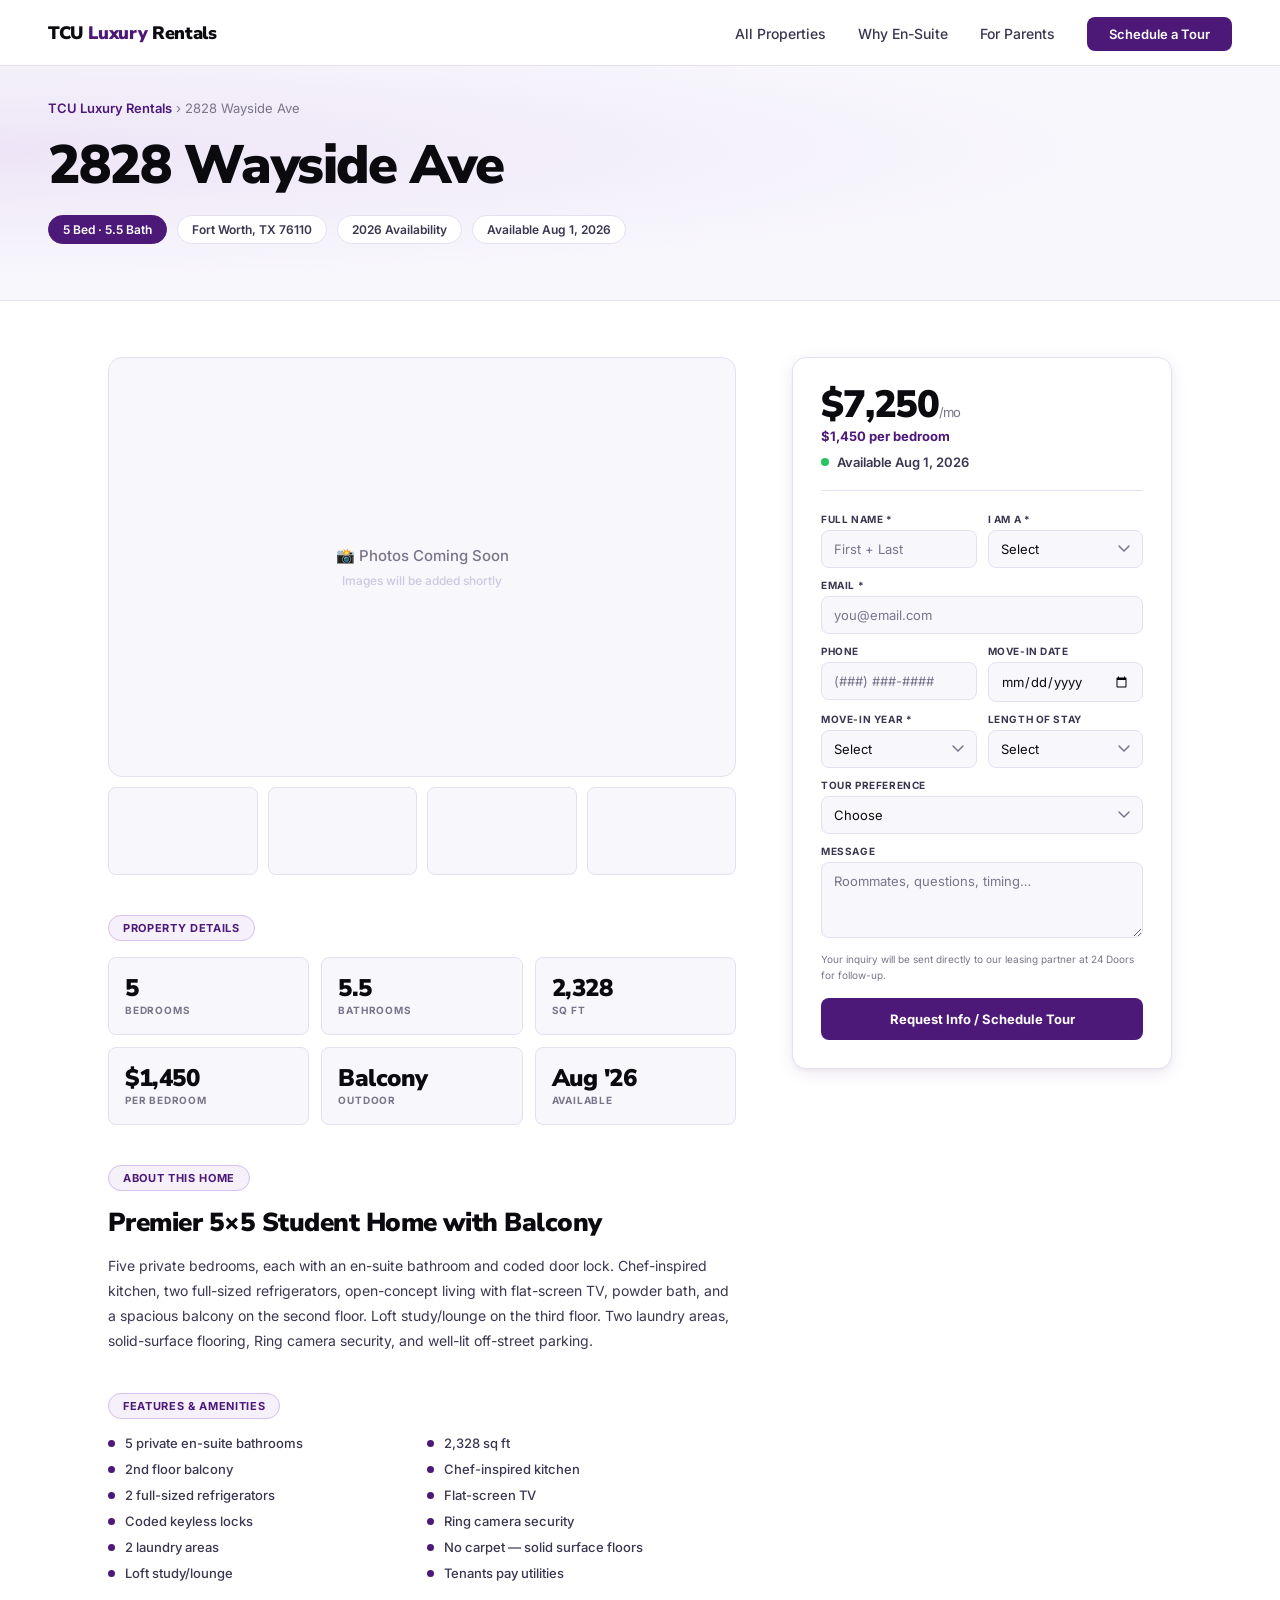
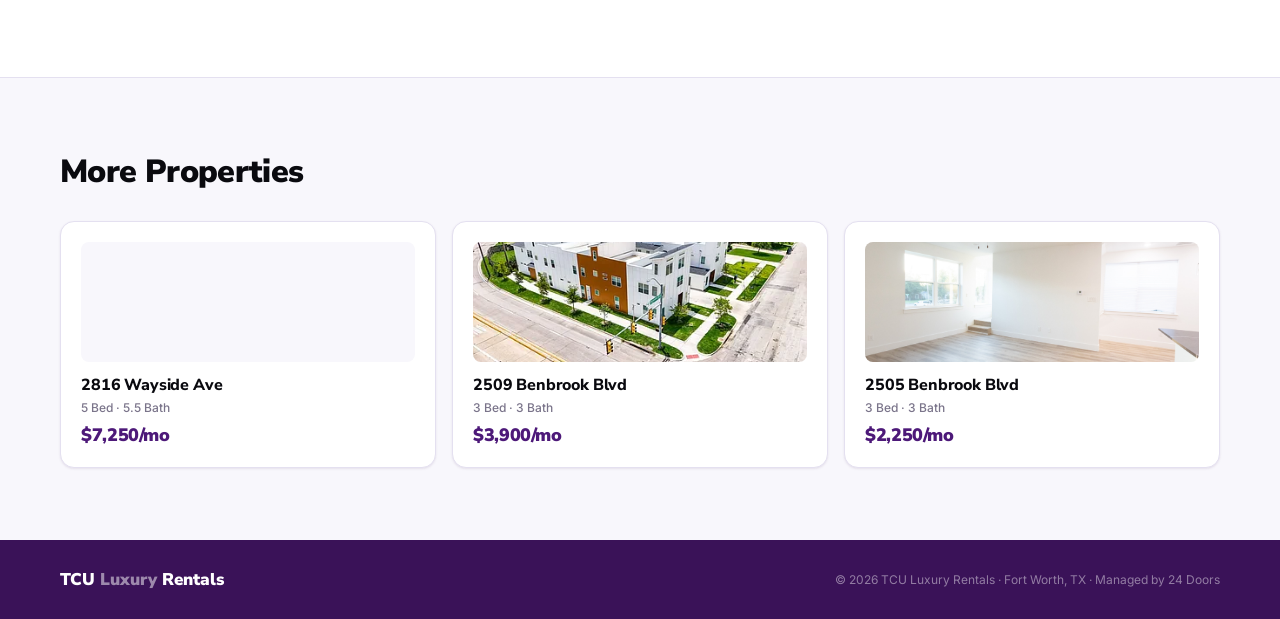
<file: properties/2828-wayside.html>
<!DOCTYPE html>
<html lang="en">
<head>
  <meta charset="UTF-8"><meta name="viewport" content="width=device-width, initial-scale=1.0">
  <title>2828 Wayside Ave | TCU Luxury Rentals</title>
  <meta name="description" content="5 Bed · 5.5 Bath luxury home near TCU Fort Worth. Available Aug 1, 2026. Managed by 24 Doors.">
  <link rel="preconnect" href="https://fonts.googleapis.com">
  <link href="https://fonts.googleapis.com/css2?family=Nunito+Sans:wght@400;600;700;800;900&family=Inter:wght@300;400;500;600&display=swap" rel="stylesheet">
  <link rel="stylesheet" href="../css/property.css">
</head>
<body>
  <nav>
    <a href="../index.html" class="nav-logo">TCU <span>Luxury</span> Rentals</a>
    <ul class="nav-links">
      <li><a href="../index.html#properties">All Properties</a></li>
      <li><a href="../index.html#why">Why En-Suite</a></li>
      <li><a href="../index.html#parents">For Parents</a></li>
      <li><a href="#inquiry" class="nav-cta">Schedule a Tour</a></li>
    </ul>
  </nav>

  <div class="prop-hero">
    <div class="prop-breadcrumb"><a href="../index.html">TCU Luxury Rentals</a> &rsaquo; 2828 Wayside Ave</div>
    <h1>2828 Wayside Ave</h1>
    <div class="prop-hero-tags">
      <div class="prop-tag highlight">5 Bed · 5.5 Bath</div>
      <div class="prop-tag">Fort Worth, TX 76110</div>
      <div class="prop-tag year-tag-2026">2026 Availability</div>
      <div class="prop-tag">Available Aug 1, 2026</div>
    </div>
  </div>

  <div class="prop-main">
    <div class="prop-left">
      <div class="prop-gallery"><div class="gallery-main"><div class="gallery-placeholder">📸 Photos Coming Soon<small>Images will be added shortly</small></div></div><div class="gallery-thumbs"><div class="gallery-thumb"></div><div class="gallery-thumb"></div><div class="gallery-thumb"></div><div class="gallery-thumb"></div></div></div>
      <div class="prop-section">
        <span class="prop-section-label">Property Details</span>
        <div class="specs-grid"><div class="spec-box"><div class="spec-box-val">5</div><div class="spec-box-label">Bedrooms</div></div><div class="spec-box"><div class="spec-box-val">5.5</div><div class="spec-box-label">Bathrooms</div></div><div class="spec-box"><div class="spec-box-val">2,328</div><div class="spec-box-label">Sq Ft</div></div><div class="spec-box"><div class="spec-box-val">$1,450</div><div class="spec-box-label">Per Bedroom</div></div><div class="spec-box"><div class="spec-box-val">Balcony</div><div class="spec-box-label">Outdoor</div></div><div class="spec-box"><div class="spec-box-val">Aug '26</div><div class="spec-box-label">Available</div></div></div>
      </div>
      <div class="prop-section">
        <span class="prop-section-label">About This Home</span>
        <h2>Premier 5×5 Student Home with Balcony</h2>
        <p>Five private bedrooms, each with an en-suite bathroom and coded door lock. Chef-inspired kitchen, two full-sized refrigerators, open-concept living with flat-screen TV, powder bath, and a spacious balcony on the second floor. Loft study/lounge on the third floor. Two laundry areas, solid-surface flooring, Ring camera security, and well-lit off-street parking.</p>
      </div>
      <div class="prop-section">
        <span class="prop-section-label">Features &amp; Amenities</span>
        <ul class="features-list"><li>5 private en-suite bathrooms</li><li>2,328 sq ft</li><li>2nd floor balcony</li><li>Chef-inspired kitchen</li><li>2 full-sized refrigerators</li><li>Flat-screen TV</li><li>Coded keyless locks</li><li>Ring camera security</li><li>2 laundry areas</li><li>No carpet — solid surface floors</li><li>Loft study/lounge</li><li>Tenants pay utilities</li></ul>
      </div>
    </div>

    <div class="prop-sidebar" id="inquiry">
      <div class="inquiry-card">
        <div class="inquiry-card-header">
          <div class="inquiry-price">$7,250<small>/mo</small></div>
          <div class="inquiry-price-per">$1,450 per bedroom</div>
          <div class="inquiry-avail"><div class="avail-dot"></div>Available Aug 1, 2026</div>
        </div>
        <form class="inquiry-form" name="tcu-inquiry-2828-wayside" method="POST" netlify id="inquiryForm" netlify-honeypot="bot-field">
          <input type="hidden" name="form-name" value="tcu-inquiry-2828-wayside">
          <input type="hidden" name="property" value="2828 Wayside Ave, Fort Worth TX">
          <input type="hidden" name="bot-field">
          <div class="form-row">
            <div class="form-group"><label>Full Name *</label><input type="text" name="name" placeholder="First + Last" required></div>
            <div class="form-group"><label>I Am A *</label><select name="who" required><option value="" disabled selected>Select</option><option>Student</option><option>Parent / Guarantor</option><option>Other</option></select></div>
          </div>
          <div class="form-group"><label>Email *</label><input type="email" name="email" placeholder="you@email.com" required></div>
          <div class="form-row">
            <div class="form-group"><label>Phone</label><input type="tel" name="phone" placeholder="(###) ###-####"></div>
            <div class="form-group"><label>Move-in Date</label><input type="date" name="movein"></div>
          </div>
          <div class="form-row">
            <div class="form-group"><label>Move-in Year *</label><select name="lease_year" required><option value="" disabled selected>Select</option><option>2026</option><option>2027</option></select></div>
            <div class="form-group"><label>Length of Stay</label><select name="lease_duration"><option value="" selected>Select</option><option>1 Year</option><option>2 Years</option></select></div>
          </div>
          <div class="form-group"><label>Tour Preference</label><select name="tour"><option value="" selected>Choose</option><option>In-person tour</option><option>Video tour</option><option>Just send details</option></select></div>
          <div class="form-group"><label>Message</label><textarea name="message" placeholder="Roommates, questions, timing&hellip;"></textarea></div>
          <p class="form-disclaimer">Your inquiry will be sent directly to our leasing partner at 24 Doors for follow-up.</p>
          <button type="submit" class="btn-submit">Request Info / Schedule Tour</button>
        </form>
        <div class="success-msg" id="successMsg">&#10003; Thank you! Our leasing partner will be in touch shortly.</div>
      </div>
    </div>
  </div>

  <div class="related"><div class="related-inner">
    <h3>More Properties</h3>
    <div class="related-grid" id="relatedGrid"></div>
  </div></div>

  <footer><div class="footer-inner"><div class="footer-logo">TCU <span>Luxury</span> Rentals</div><p class="footer-copy">&copy; 2026 TCU Luxury Rentals &middot; Fort Worth, TX &middot; Managed by 24 Doors</p></div></footer>

  <script>
    function switchImg(src, thumb) {
      var el = document.getElementById('mainImgEl');
      if(el) el.src = src;
      document.querySelectorAll('.gallery-thumb').forEach(t => t.classList.remove('active'));
      if(thumb) thumb.classList.add('active');
    }
    const ALL_PROPERTIES = [{"id": "3214-forest-park", "address": "3214 Forest Park Blvd", "badge": "5 Bed \u00b7 5.5 Bath", "price": "$7,250/mo", "heroImg": "../images/3212-forest-park/kitchen-1.jpg", "year": "2027"}, {"id": "2400-benbrook-dr", "address": "2400 Benbrook Dr", "badge": "6 Bed \u00b7 6.5 Bath", "price": "$8,700/mo", "heroImg": "../images/2400-benbrook-dr/exterior-aerial-1.jpg", "year": "2027"}, {"id": "2816-wayside", "address": "2816 Wayside Ave", "badge": "5 Bed \u00b7 5.5 Bath", "price": "$7,250/mo", "heroImg": "", "year": "2026"}, {"id": "2820-wayside", "address": "2820 Wayside Ave", "badge": "5 Bed \u00b7 Utilities Incl.", "price": "$1,300/bed", "heroImg": "", "year": "2026"}, {"id": "2824-wayside", "address": "2824 Wayside Ave", "badge": "5 Bed \u00b7 5.5 Bath", "price": "$7,250/mo", "heroImg": "", "year": "2027"}, {"id": "2828-wayside", "address": "2828 Wayside Ave", "badge": "5 Bed \u00b7 5.5 Bath", "price": "$7,250/mo", "heroImg": "", "year": "2026"}, {"id": "2505-benbrook-blvd", "address": "2505 Benbrook Blvd", "badge": "3 Bed \u00b7 3 Bath", "price": "$2,250/mo", "heroImg": "../images/2505-benbrook-blvd/rooftop.jpg", "year": "2026"}, {"id": "2509-benbrook-blvd", "address": "2509 Benbrook Blvd", "badge": "3 Bed \u00b7 3 Bath", "price": "$3,900/mo", "heroImg": "../images/2509-benbrook-blvd/exterior.webp", "year": "2027"}, {"id": "2900-livingston", "address": "2900 Livingston Ave", "badge": "5 Bed \u00b7 5.5 Bath", "price": "$7,500/mo", "heroImg": "../images/2900-livingston/exterior-render.webp", "year": "2027"}];
    const currentId = '2828-wayside';
    const others = ALL_PROPERTIES.filter(p => p.id !== currentId);
    const shuffled = others.sort(() => Math.random() - 0.5).slice(0, 3);
    document.getElementById('relatedGrid').innerHTML = shuffled.map(p => `
      <a href="${p.id}.html" class="related-card">
        <div class="related-card-img">${p.heroImg ? `<img src="${p.heroImg}" alt="${p.address}">` : ''}</div>
        <div class="related-card-addr">${p.address}</div>
        <div class="related-card-specs">${p.badge}</div>
        <div class="related-card-price">${p.price}</div>
      </a>`).join('');
    document.getElementById('inquiryForm').addEventListener('submit', function() {
      setTimeout(() => {
        document.querySelector('.inquiry-form').style.display = 'none';
        document.getElementById('successMsg').style.display = 'block';
      }, 400);
    });
  </script>
</body>
</html>
</file>
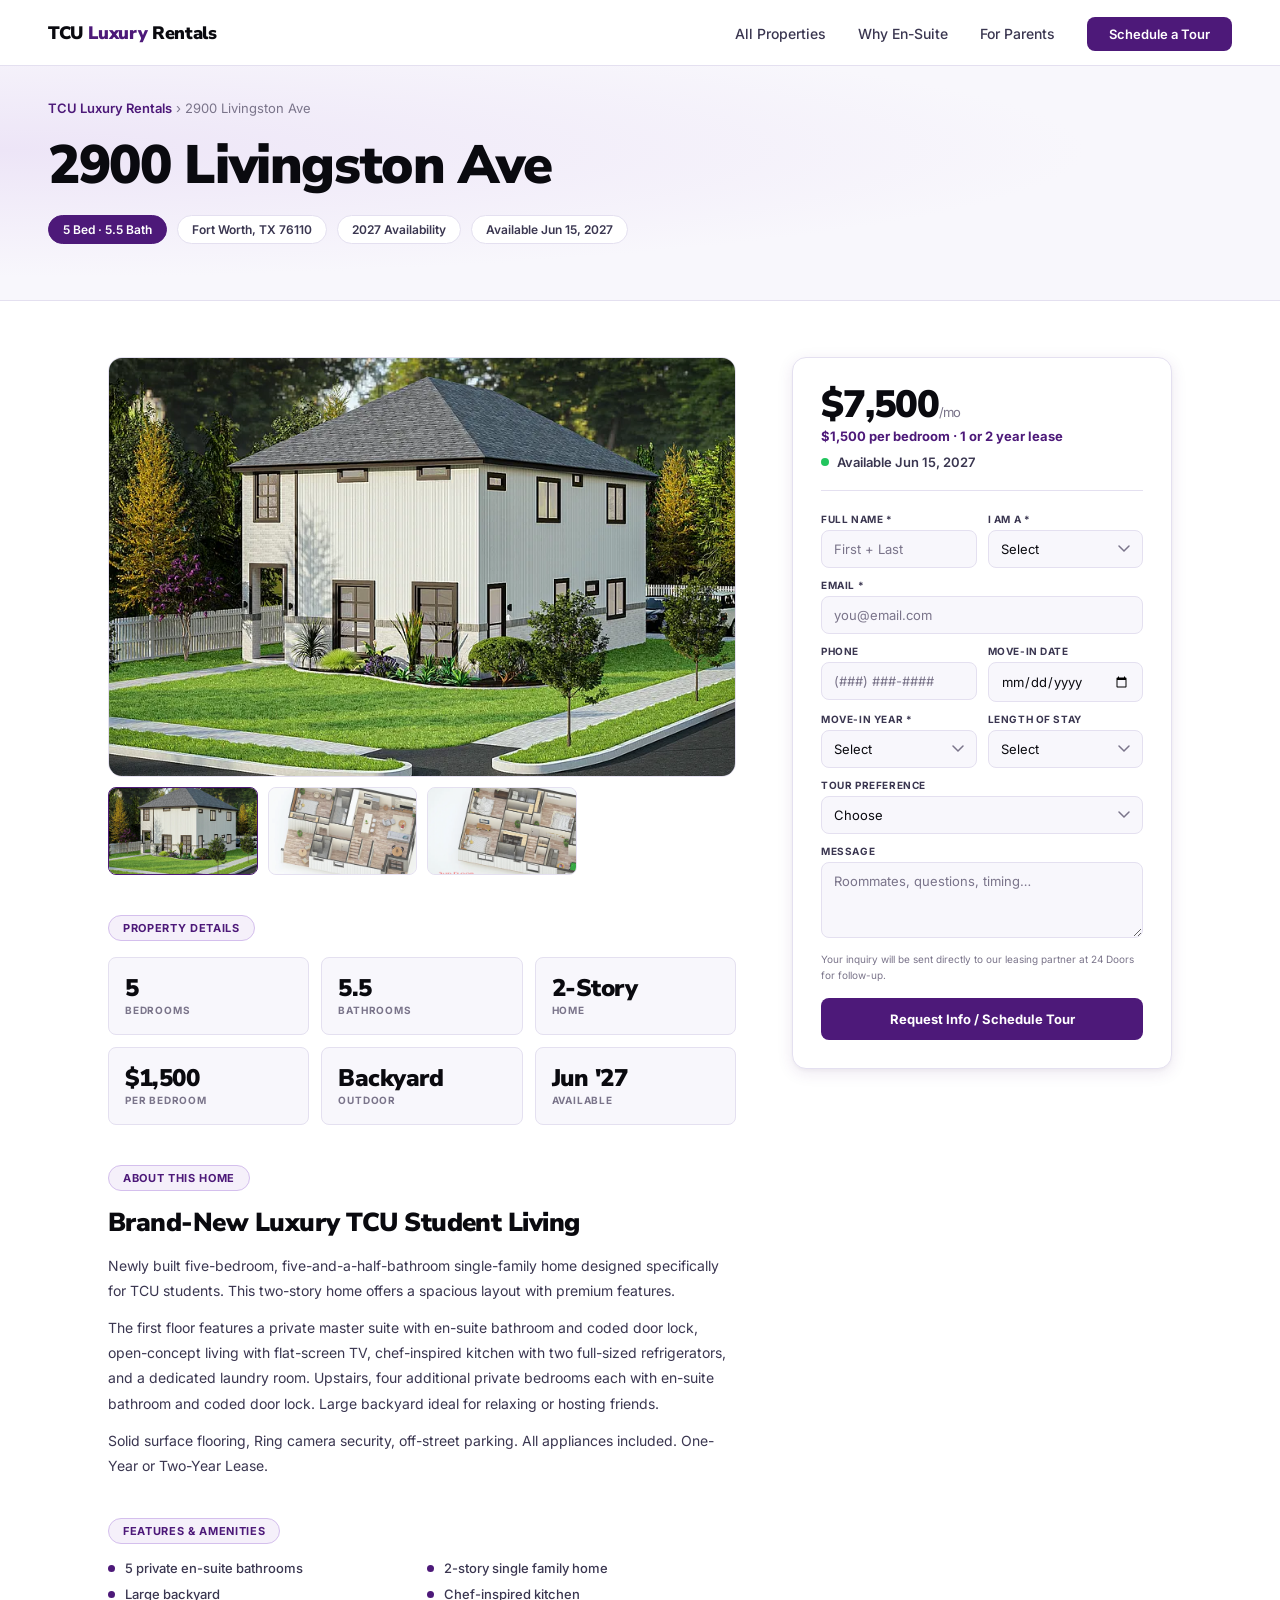
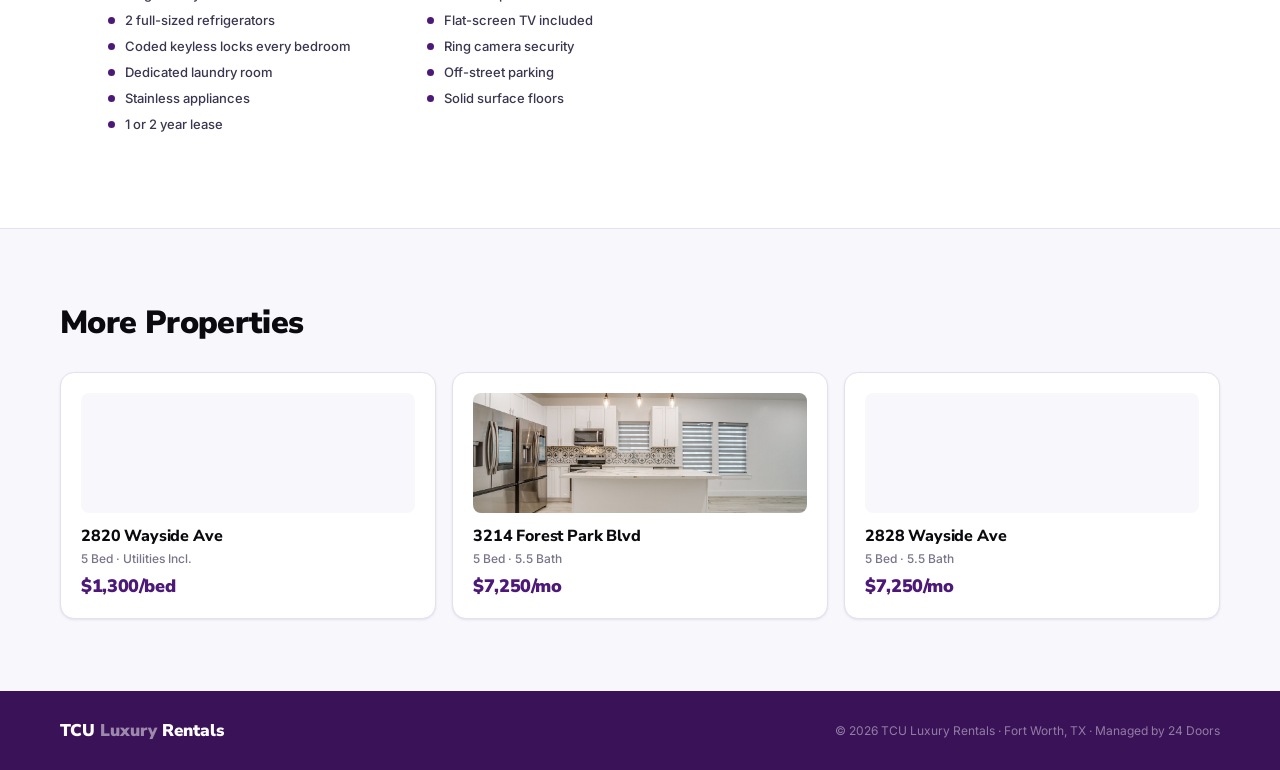
<file: properties/2900-livingston.html>
<!DOCTYPE html>
<html lang="en">
<head>
  <meta charset="UTF-8"><meta name="viewport" content="width=device-width, initial-scale=1.0">
  <title>2900 Livingston Ave | TCU Luxury Rentals</title>
  <meta name="description" content="5 Bed · 5.5 Bath luxury home near TCU Fort Worth. Available Jun 15, 2027. Managed by 24 Doors.">
  <link rel="preconnect" href="https://fonts.googleapis.com">
  <link href="https://fonts.googleapis.com/css2?family=Nunito+Sans:wght@400;600;700;800;900&family=Inter:wght@300;400;500;600&display=swap" rel="stylesheet">
  <link rel="stylesheet" href="../css/property.css">
</head>
<body>
  <nav>
    <a href="../index.html" class="nav-logo">TCU <span>Luxury</span> Rentals</a>
    <ul class="nav-links">
      <li><a href="../index.html#properties">All Properties</a></li>
      <li><a href="../index.html#why">Why En-Suite</a></li>
      <li><a href="../index.html#parents">For Parents</a></li>
      <li><a href="#inquiry" class="nav-cta">Schedule a Tour</a></li>
    </ul>
  </nav>

  <div class="prop-hero">
    <div class="prop-breadcrumb"><a href="../index.html">TCU Luxury Rentals</a> &rsaquo; 2900 Livingston Ave</div>
    <h1>2900 Livingston Ave</h1>
    <div class="prop-hero-tags">
      <div class="prop-tag highlight">5 Bed · 5.5 Bath</div>
      <div class="prop-tag">Fort Worth, TX 76110</div>
      <div class="prop-tag year-tag-2027">2027 Availability</div>
      <div class="prop-tag">Available Jun 15, 2027</div>
    </div>
  </div>

  <div class="prop-main">
    <div class="prop-left">
      <div class="prop-gallery"><div class="gallery-main" id="mainImg"><img src="../images/2900-livingston/exterior-render.webp" alt="Property photo" id="mainImgEl"></div><div class="gallery-thumbs"><div class="gallery-thumb active" onclick="switchImg('../images/2900-livingston/exterior-render.webp', this)"><img src="../images/2900-livingston/exterior-render.webp" alt="Photo 1"></div><div class="gallery-thumb" onclick="switchImg('../images/2900-livingston/floor-plan-1.webp', this)"><img src="../images/2900-livingston/floor-plan-1.webp" alt="Photo 2"></div><div class="gallery-thumb" onclick="switchImg('../images/2900-livingston/floor-plan-2.webp', this)"><img src="../images/2900-livingston/floor-plan-2.webp" alt="Photo 3"></div></div></div>
      <div class="prop-section">
        <span class="prop-section-label">Property Details</span>
        <div class="specs-grid"><div class="spec-box"><div class="spec-box-val">5</div><div class="spec-box-label">Bedrooms</div></div><div class="spec-box"><div class="spec-box-val">5.5</div><div class="spec-box-label">Bathrooms</div></div><div class="spec-box"><div class="spec-box-val">2-Story</div><div class="spec-box-label">Home</div></div><div class="spec-box"><div class="spec-box-val">$1,500</div><div class="spec-box-label">Per Bedroom</div></div><div class="spec-box"><div class="spec-box-val">Backyard</div><div class="spec-box-label">Outdoor</div></div><div class="spec-box"><div class="spec-box-val">Jun '27</div><div class="spec-box-label">Available</div></div></div>
      </div>
      <div class="prop-section">
        <span class="prop-section-label">About This Home</span>
        <h2>Brand-New Luxury TCU Student Living</h2>
        <p>Newly built five-bedroom, five-and-a-half-bathroom single-family home designed specifically for TCU students. This two-story home offers a spacious layout with premium features.</p><p>The first floor features a private master suite with en-suite bathroom and coded door lock, open-concept living with flat-screen TV, chef-inspired kitchen with two full-sized refrigerators, and a dedicated laundry room. Upstairs, four additional private bedrooms each with en-suite bathroom and coded door lock. Large backyard ideal for relaxing or hosting friends.</p><p>Solid surface flooring, Ring camera security, off-street parking. All appliances included. One-Year or Two-Year Lease.</p>
      </div>
      <div class="prop-section">
        <span class="prop-section-label">Features &amp; Amenities</span>
        <ul class="features-list"><li>5 private en-suite bathrooms</li><li>2-story single family home</li><li>Large backyard</li><li>Chef-inspired kitchen</li><li>2 full-sized refrigerators</li><li>Flat-screen TV included</li><li>Coded keyless locks every bedroom</li><li>Ring camera security</li><li>Dedicated laundry room</li><li>Off-street parking</li><li>Stainless appliances</li><li>Solid surface floors</li><li>1 or 2 year lease</li></ul>
      </div>
    </div>

    <div class="prop-sidebar" id="inquiry">
      <div class="inquiry-card">
        <div class="inquiry-card-header">
          <div class="inquiry-price">$7,500<small>/mo</small></div>
          <div class="inquiry-price-per">$1,500 per bedroom · 1 or 2 year lease</div>
          <div class="inquiry-avail"><div class="avail-dot"></div>Available Jun 15, 2027</div>
        </div>
        <form class="inquiry-form" name="tcu-inquiry-2900-livingston" method="POST" netlify id="inquiryForm" netlify-honeypot="bot-field">
          <input type="hidden" name="form-name" value="tcu-inquiry-2900-livingston">
          <input type="hidden" name="property" value="2900 Livingston Ave, Fort Worth TX">
          <input type="hidden" name="bot-field">
          <div class="form-row">
            <div class="form-group"><label>Full Name *</label><input type="text" name="name" placeholder="First + Last" required></div>
            <div class="form-group"><label>I Am A *</label><select name="who" required><option value="" disabled selected>Select</option><option>Student</option><option>Parent / Guarantor</option><option>Other</option></select></div>
          </div>
          <div class="form-group"><label>Email *</label><input type="email" name="email" placeholder="you@email.com" required></div>
          <div class="form-row">
            <div class="form-group"><label>Phone</label><input type="tel" name="phone" placeholder="(###) ###-####"></div>
            <div class="form-group"><label>Move-in Date</label><input type="date" name="movein"></div>
          </div>
          <div class="form-row">
            <div class="form-group"><label>Move-in Year *</label><select name="lease_year" required><option value="" disabled selected>Select</option><option>2026</option><option>2027</option></select></div>
            <div class="form-group"><label>Length of Stay</label><select name="lease_duration"><option value="" selected>Select</option><option>1 Year</option><option>2 Years</option></select></div>
          </div>
          <div class="form-group"><label>Tour Preference</label><select name="tour"><option value="" selected>Choose</option><option>In-person tour</option><option>Video tour</option><option>Just send details</option></select></div>
          <div class="form-group"><label>Message</label><textarea name="message" placeholder="Roommates, questions, timing&hellip;"></textarea></div>
          <p class="form-disclaimer">Your inquiry will be sent directly to our leasing partner at 24 Doors for follow-up.</p>
          <button type="submit" class="btn-submit">Request Info / Schedule Tour</button>
        </form>
        <div class="success-msg" id="successMsg">&#10003; Thank you! Our leasing partner will be in touch shortly.</div>
      </div>
    </div>
  </div>

  <div class="related"><div class="related-inner">
    <h3>More Properties</h3>
    <div class="related-grid" id="relatedGrid"></div>
  </div></div>

  <footer><div class="footer-inner"><div class="footer-logo">TCU <span>Luxury</span> Rentals</div><p class="footer-copy">&copy; 2026 TCU Luxury Rentals &middot; Fort Worth, TX &middot; Managed by 24 Doors</p></div></footer>

  <script>
    function switchImg(src, thumb) {
      var el = document.getElementById('mainImgEl');
      if(el) el.src = src;
      document.querySelectorAll('.gallery-thumb').forEach(t => t.classList.remove('active'));
      if(thumb) thumb.classList.add('active');
    }
    const ALL_PROPERTIES = [{"id": "3214-forest-park", "address": "3214 Forest Park Blvd", "badge": "5 Bed \u00b7 5.5 Bath", "price": "$7,250/mo", "heroImg": "../images/3212-forest-park/kitchen-1.jpg", "year": "2027"}, {"id": "2400-benbrook-dr", "address": "2400 Benbrook Dr", "badge": "6 Bed \u00b7 6.5 Bath", "price": "$8,700/mo", "heroImg": "../images/2400-benbrook-dr/exterior-aerial-1.jpg", "year": "2027"}, {"id": "2816-wayside", "address": "2816 Wayside Ave", "badge": "5 Bed \u00b7 5.5 Bath", "price": "$7,250/mo", "heroImg": "", "year": "2026"}, {"id": "2820-wayside", "address": "2820 Wayside Ave", "badge": "5 Bed \u00b7 Utilities Incl.", "price": "$1,300/bed", "heroImg": "", "year": "2026"}, {"id": "2824-wayside", "address": "2824 Wayside Ave", "badge": "5 Bed \u00b7 5.5 Bath", "price": "$7,250/mo", "heroImg": "", "year": "2027"}, {"id": "2828-wayside", "address": "2828 Wayside Ave", "badge": "5 Bed \u00b7 5.5 Bath", "price": "$7,250/mo", "heroImg": "", "year": "2026"}, {"id": "2505-benbrook-blvd", "address": "2505 Benbrook Blvd", "badge": "3 Bed \u00b7 3 Bath", "price": "$2,250/mo", "heroImg": "../images/2505-benbrook-blvd/rooftop.jpg", "year": "2026"}, {"id": "2509-benbrook-blvd", "address": "2509 Benbrook Blvd", "badge": "3 Bed \u00b7 3 Bath", "price": "$3,900/mo", "heroImg": "../images/2509-benbrook-blvd/exterior.webp", "year": "2027"}, {"id": "2900-livingston", "address": "2900 Livingston Ave", "badge": "5 Bed \u00b7 5.5 Bath", "price": "$7,500/mo", "heroImg": "../images/2900-livingston/exterior-render.webp", "year": "2027"}];
    const currentId = '2900-livingston';
    const others = ALL_PROPERTIES.filter(p => p.id !== currentId);
    const shuffled = others.sort(() => Math.random() - 0.5).slice(0, 3);
    document.getElementById('relatedGrid').innerHTML = shuffled.map(p => `
      <a href="${p.id}.html" class="related-card">
        <div class="related-card-img">${p.heroImg ? `<img src="${p.heroImg}" alt="${p.address}">` : ''}</div>
        <div class="related-card-addr">${p.address}</div>
        <div class="related-card-specs">${p.badge}</div>
        <div class="related-card-price">${p.price}</div>
      </a>`).join('');
    document.getElementById('inquiryForm').addEventListener('submit', function() {
      setTimeout(() => {
        document.querySelector('.inquiry-form').style.display = 'none';
        document.getElementById('successMsg').style.display = 'block';
      }, 400);
    });
  </script>
</body>
</html>
</file>
<file: css/property.css>
:root{--white:#ffffff;--bg:#f8f7fc;--bg-2:#f0eef8;--border:#e4e0f0;--border-2:#ccc8e0;--text:#0a0a0f;--text-2:#3a3650;--text-3:#7a748a;--purple:#4D1979;--purple-light:#6b2aa0;--purple-dark:#3a1258;--purple-bg:#f5f0fa;--purple-bg-2:#ede5f7;--purple-border:#d4bfed;--shadow-sm:0 1px 3px rgba(77,25,121,0.06),0 1px 2px rgba(0,0,0,0.04);--shadow:0 4px 16px rgba(77,25,121,0.1),0 2px 4px rgba(0,0,0,0.04);--shadow-lg:0 12px 40px rgba(77,25,121,0.15),0 4px 12px rgba(0,0,0,0.06);--radius:14px;--radius-sm:8px}
*{margin:0;padding:0;box-sizing:border-box}html{scroll-behavior:smooth}body{background:var(--white);color:var(--text);font-family:'Inter',sans-serif;font-weight:400;overflow-x:hidden;-webkit-font-smoothing:antialiased}
nav{position:fixed;top:0;left:0;right:0;z-index:100;background:rgba(255,255,255,0.95);backdrop-filter:blur(20px);border-bottom:1px solid var(--border);padding:0 48px;height:66px;display:flex;align-items:center;justify-content:space-between}
.nav-logo{font-family:'Nunito Sans',sans-serif;font-size:18px;font-weight:900;color:var(--text);text-decoration:none;letter-spacing:-0.02em}
.nav-logo span{color:var(--purple)}.nav-links{display:flex;align-items:center;gap:32px;list-style:none}
.nav-links a{color:var(--text-2);text-decoration:none;font-size:14px;font-weight:500;transition:color .2s}
.nav-links a:hover{color:var(--purple)}.nav-cta{background:var(--purple)!important;color:white!important;padding:9px 22px!important;border-radius:var(--radius-sm)!important;font-size:13px!important;font-weight:600!important}
.prop-hero{padding:100px 48px 56px;background:var(--bg);border-bottom:1px solid var(--border);position:relative;overflow:hidden}
.prop-hero::before{content:'';position:absolute;top:0;left:0;right:0;height:100%;background:radial-gradient(ellipse at 0% 50%,var(--purple-bg-2) 0%,transparent 60%);pointer-events:none}
.prop-breadcrumb{font-size:13px;color:var(--text-3);margin-bottom:20px;position:relative}
.prop-breadcrumb a{color:var(--purple);text-decoration:none;font-weight:600}
.prop-hero h1{font-family:'Nunito Sans',sans-serif;font-size:clamp(32px,4.5vw,54px);font-weight:900;letter-spacing:-0.025em;color:var(--text);margin-bottom:20px;line-height:1.1;position:relative}
.prop-hero-tags{display:flex;gap:10px;flex-wrap:wrap;position:relative}
.prop-tag{background:var(--white);border:1.5px solid var(--border);color:var(--text-2);font-size:12px;font-weight:600;padding:6px 14px;border-radius:999px}
.prop-tag.highlight{background:var(--purple);border-color:var(--purple);color:white}
.prop-main{max-width:1160px;margin:0 auto;padding:56px 48px;display:grid;grid-template-columns:1fr 380px;gap:56px;align-items:start}
.prop-gallery{margin-bottom:40px}
.gallery-main{height:420px;background:var(--bg);border:1.5px solid var(--border);border-radius:var(--radius);display:flex;align-items:center;justify-content:center;margin-bottom:10px;overflow:hidden;position:relative;cursor:pointer}
.gallery-main img{width:100%;height:100%;object-fit:cover;transition:transform .4s}
.gallery-main:hover img{transform:scale(1.02)}
.gallery-placeholder{text-align:center;color:var(--text-3);font-size:15px;font-weight:500;display:flex;flex-direction:column;align-items:center;gap:8px}
.gallery-placeholder small{font-size:12px;color:var(--border-2)}
.gallery-thumbs{display:grid;grid-template-columns:repeat(4,1fr);gap:10px}
.gallery-thumb{height:88px;background:var(--bg);border:1.5px solid var(--border);border-radius:var(--radius-sm);overflow:hidden;cursor:pointer;transition:border-color .2s}
.gallery-thumb:hover{border-color:var(--purple-border)}
.gallery-thumb img{width:100%;height:100%;object-fit:cover;opacity:.8;transition:opacity .2s}
.gallery-thumb:hover img,.gallery-thumb.active img{opacity:1}
.gallery-thumb.active{border-color:var(--purple)}
.prop-section{margin-bottom:40px}
.prop-section-label{font-size:11px;font-weight:700;color:var(--purple);background:var(--purple-bg);border:1px solid var(--purple-border);padding:5px 14px;border-radius:999px;display:inline-block;margin-bottom:16px;text-transform:uppercase;letter-spacing:0.06em}
.prop-section h2{font-family:'Nunito Sans',sans-serif;font-size:26px;font-weight:900;color:var(--text);margin-bottom:14px;letter-spacing:-0.02em;line-height:1.2}
.prop-section p{font-size:14px;color:var(--text-2);line-height:1.8;margin-bottom:12px}
.specs-grid{display:grid;grid-template-columns:repeat(3,1fr);gap:12px;margin-bottom:32px}
.spec-box{background:var(--bg);border:1.5px solid var(--border);border-radius:var(--radius-sm);padding:18px 16px}
.spec-box-val{font-family:'Nunito Sans',sans-serif;font-size:24px;font-weight:900;color:var(--text);letter-spacing:-0.02em;line-height:1;margin-bottom:4px}
.spec-box-label{font-size:10px;font-weight:700;color:var(--text-3);text-transform:uppercase;letter-spacing:0.08em}
.features-list{list-style:none;display:grid;grid-template-columns:1fr 1fr;gap:10px}
.features-list li{display:flex;align-items:center;gap:10px;font-size:13px;color:var(--text-2);font-weight:500}
.features-list li::before{content:'';width:7px;height:7px;background:var(--purple);border-radius:50%;flex-shrink:0}
.prop-sidebar{position:sticky;top:84px}
.inquiry-card{background:var(--white);border:1.5px solid var(--border);border-radius:var(--radius);padding:28px;box-shadow:var(--shadow)}
.inquiry-card-header{margin-bottom:22px;padding-bottom:20px;border-bottom:1px solid var(--border)}
.inquiry-price{font-family:'Nunito Sans',sans-serif;font-size:38px;font-weight:900;color:var(--text);letter-spacing:-0.03em;line-height:1}
.inquiry-price small{font-family:'Inter',sans-serif;font-size:13px;color:var(--text-3);font-weight:400}
.inquiry-price-per{font-size:13px;color:var(--purple);font-weight:700;margin-top:4px}
.inquiry-avail{display:flex;align-items:center;gap:8px;font-size:13px;color:var(--text-2);margin-top:10px;font-weight:600}
.avail-dot{width:8px;height:8px;background:#22c55e;border-radius:50%;flex-shrink:0}
.inquiry-form{display:flex;flex-direction:column;gap:11px}
.form-row{display:grid;grid-template-columns:1fr 1fr;gap:11px}
.form-group{display:flex;flex-direction:column;gap:5px}
.form-group label{font-size:10px;font-weight:700;color:var(--text-2);letter-spacing:0.06em;text-transform:uppercase}
.form-group input,.form-group select,.form-group textarea{background:var(--bg);border:1.5px solid var(--border);color:var(--text);padding:10px 12px;font-family:'Inter',sans-serif;font-size:13px;font-weight:400;outline:none;transition:border-color .2s,box-shadow .2s;width:100%;border-radius:var(--radius-sm)}
.form-group input:focus,.form-group select:focus,.form-group textarea:focus{border-color:var(--purple);box-shadow:0 0 0 3px var(--purple-bg)}
.form-group select{appearance:none;cursor:pointer;background-image:url("data:image/svg+xml,%3Csvg xmlns='http://www.w3.org/2000/svg' width='12' height='8' viewBox='0 0 12 8'%3E%3Cpath d='M1 1l5 5 5-5' stroke='%237a748a' stroke-width='1.5' fill='none' stroke-linecap='round'/%3E%3C/svg%3E");background-repeat:no-repeat;background-position:right 12px center}
.form-group textarea{resize:vertical;min-height:76px}
.form-group input::placeholder,.form-group textarea::placeholder{color:var(--text-3)}
.form-disclaimer{font-size:10px;color:var(--text-3);line-height:1.6;margin-top:2px}
.btn-submit{background:var(--purple);color:white;border:none;padding:13px;font-family:'Inter',sans-serif;font-size:13px;font-weight:700;cursor:pointer;transition:background .2s,transform .15s;width:100%;margin-top:4px;border-radius:var(--radius-sm)}
.btn-submit:hover{background:var(--purple-light);transform:translateY(-1px)}
.success-msg{display:none;text-align:center;padding:24px 20px;background:var(--purple-bg);border:1.5px solid var(--purple-border);border-radius:var(--radius-sm);font-size:14px;color:var(--purple);line-height:1.6;font-weight:600}
.related{background:var(--bg);border-top:1px solid var(--border);padding:72px 48px}
.related-inner{max-width:1160px;margin:0 auto}
.related h3{font-family:'Nunito Sans',sans-serif;font-size:32px;font-weight:900;color:var(--text);margin-bottom:28px;letter-spacing:-0.02em}
.related-grid{display:grid;grid-template-columns:repeat(3,1fr);gap:16px}
.related-card{background:var(--white);border:1.5px solid var(--border);border-radius:var(--radius);padding:20px;text-decoration:none;display:block;transition:all .2s;box-shadow:var(--shadow-sm)}
.related-card:hover{box-shadow:var(--shadow);border-color:var(--purple-border);transform:translateY(-2px)}
.related-card-img{height:120px;background:var(--bg);border-radius:var(--radius-sm);margin-bottom:12px;overflow:hidden}
.related-card-img img{width:100%;height:100%;object-fit:cover}
.related-card-addr{font-family:'Nunito Sans',sans-serif;font-size:16px;font-weight:800;color:var(--text);margin-bottom:4px;letter-spacing:-0.01em}
.related-card-specs{font-size:12px;color:var(--text-3);margin-bottom:8px;font-weight:500}
.related-card-price{font-family:'Nunito Sans',sans-serif;font-size:18px;font-weight:900;color:var(--purple);letter-spacing:-0.02em}
footer{background:var(--purple-dark);padding:28px 48px}
.footer-inner{max-width:1160px;margin:0 auto;display:flex;align-items:center;justify-content:space-between;flex-wrap:wrap;gap:16px}
.footer-logo{font-family:'Nunito Sans',sans-serif;font-size:17px;font-weight:900;color:white}
.footer-logo span{color:rgba(255,255,255,0.5)}.footer-copy{font-size:12px;color:rgba(255,255,255,0.45)}
@media(max-width:960px){.prop-main{grid-template-columns:1fr;padding:40px 20px}.prop-sidebar{position:static}.prop-hero{padding:90px 20px 40px}nav{padding:0 20px}.related{padding:56px 20px}.related-grid{grid-template-columns:1fr}footer{padding:24px 20px}.footer-inner{flex-direction:column;gap:10px}}
@media(max-width:600px){.specs-grid{grid-template-columns:repeat(2,1fr)}.features-list{grid-template-columns:1fr}.form-row{grid-template-columns:1fr}.nav-links{display:none}}
</file>
